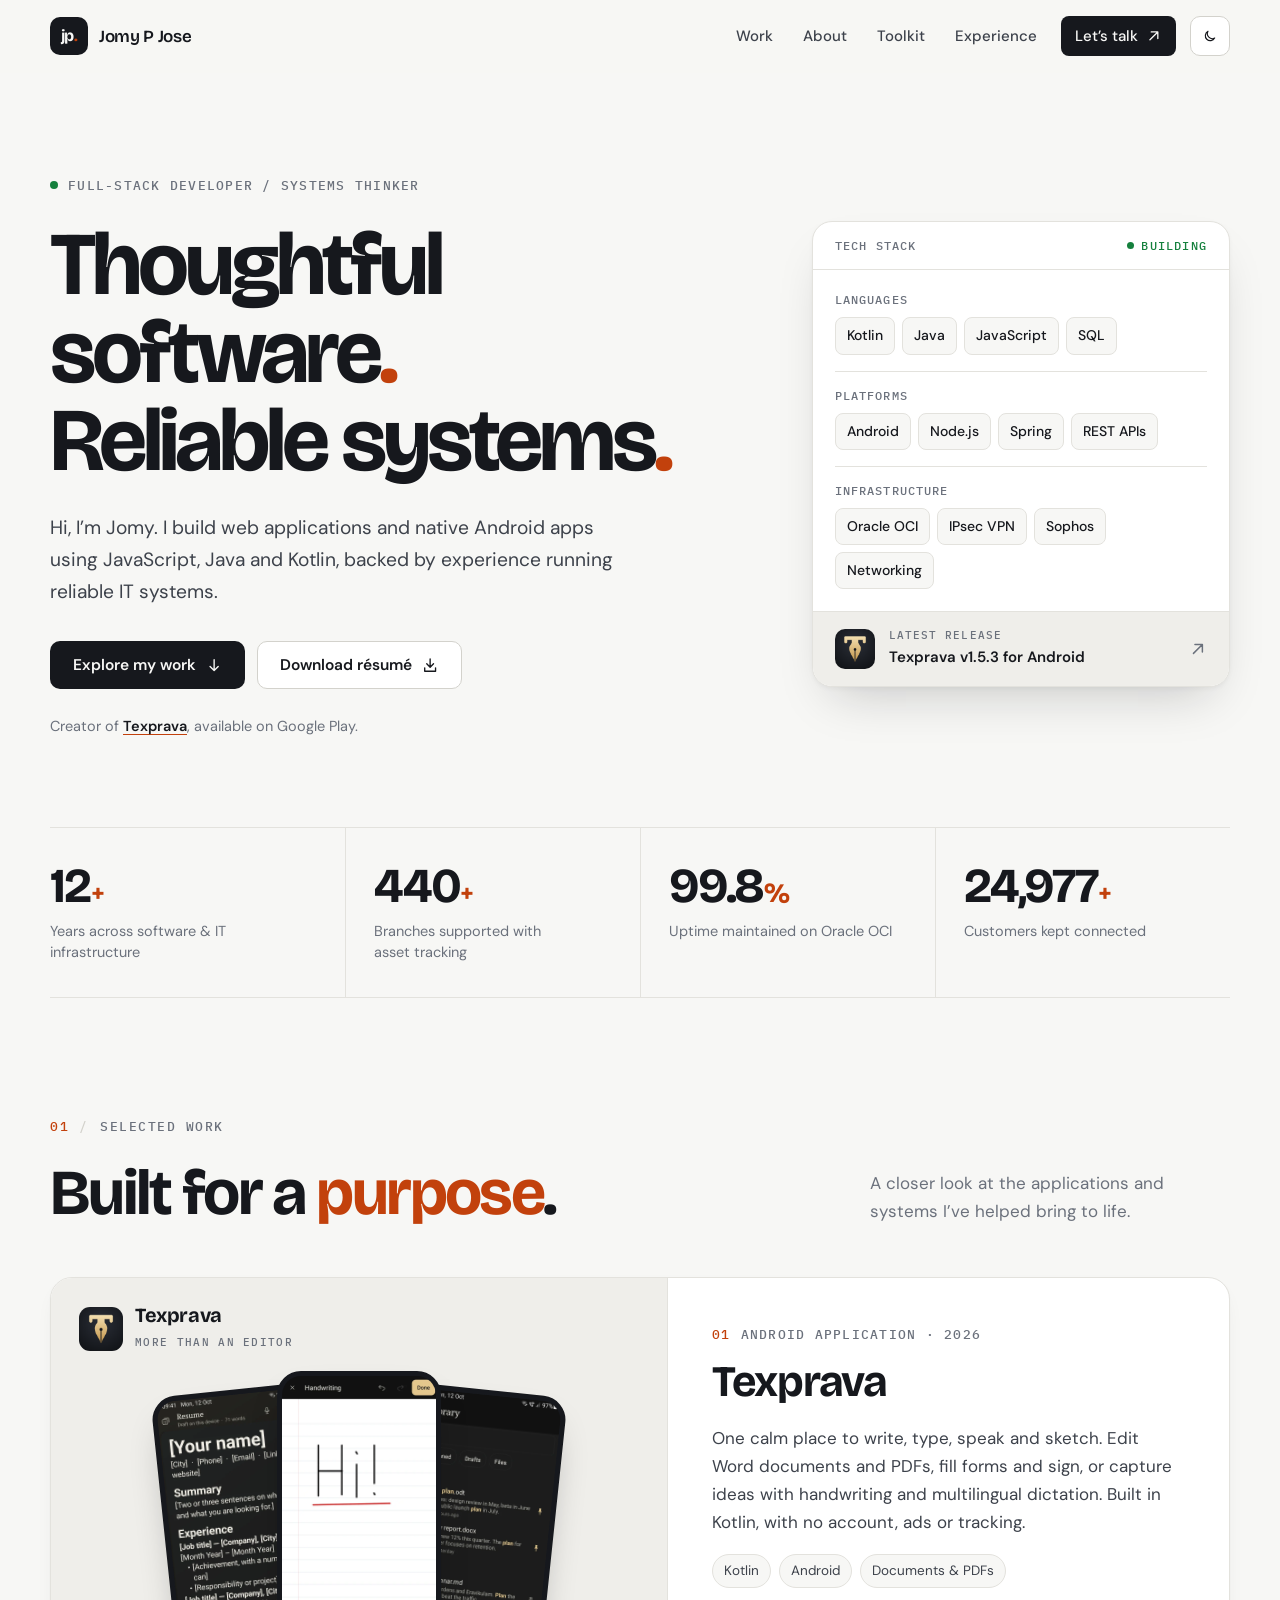
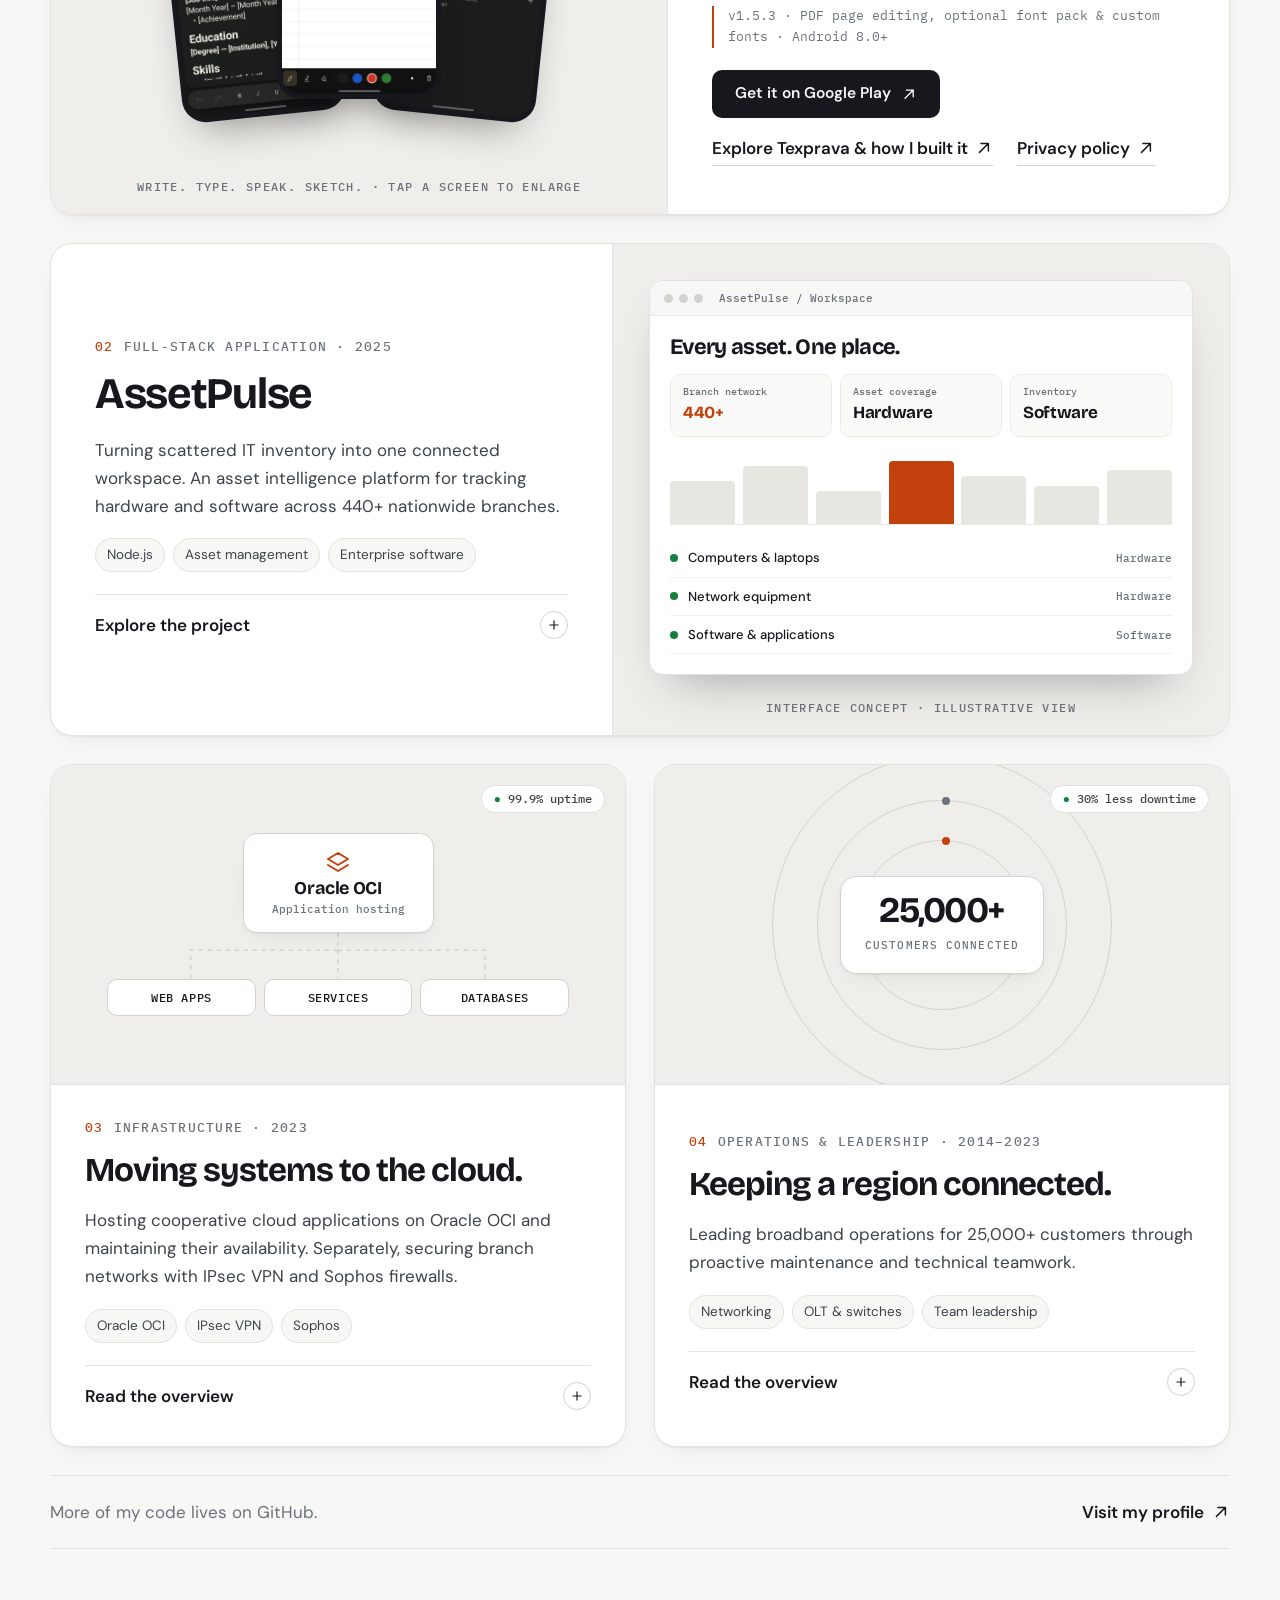
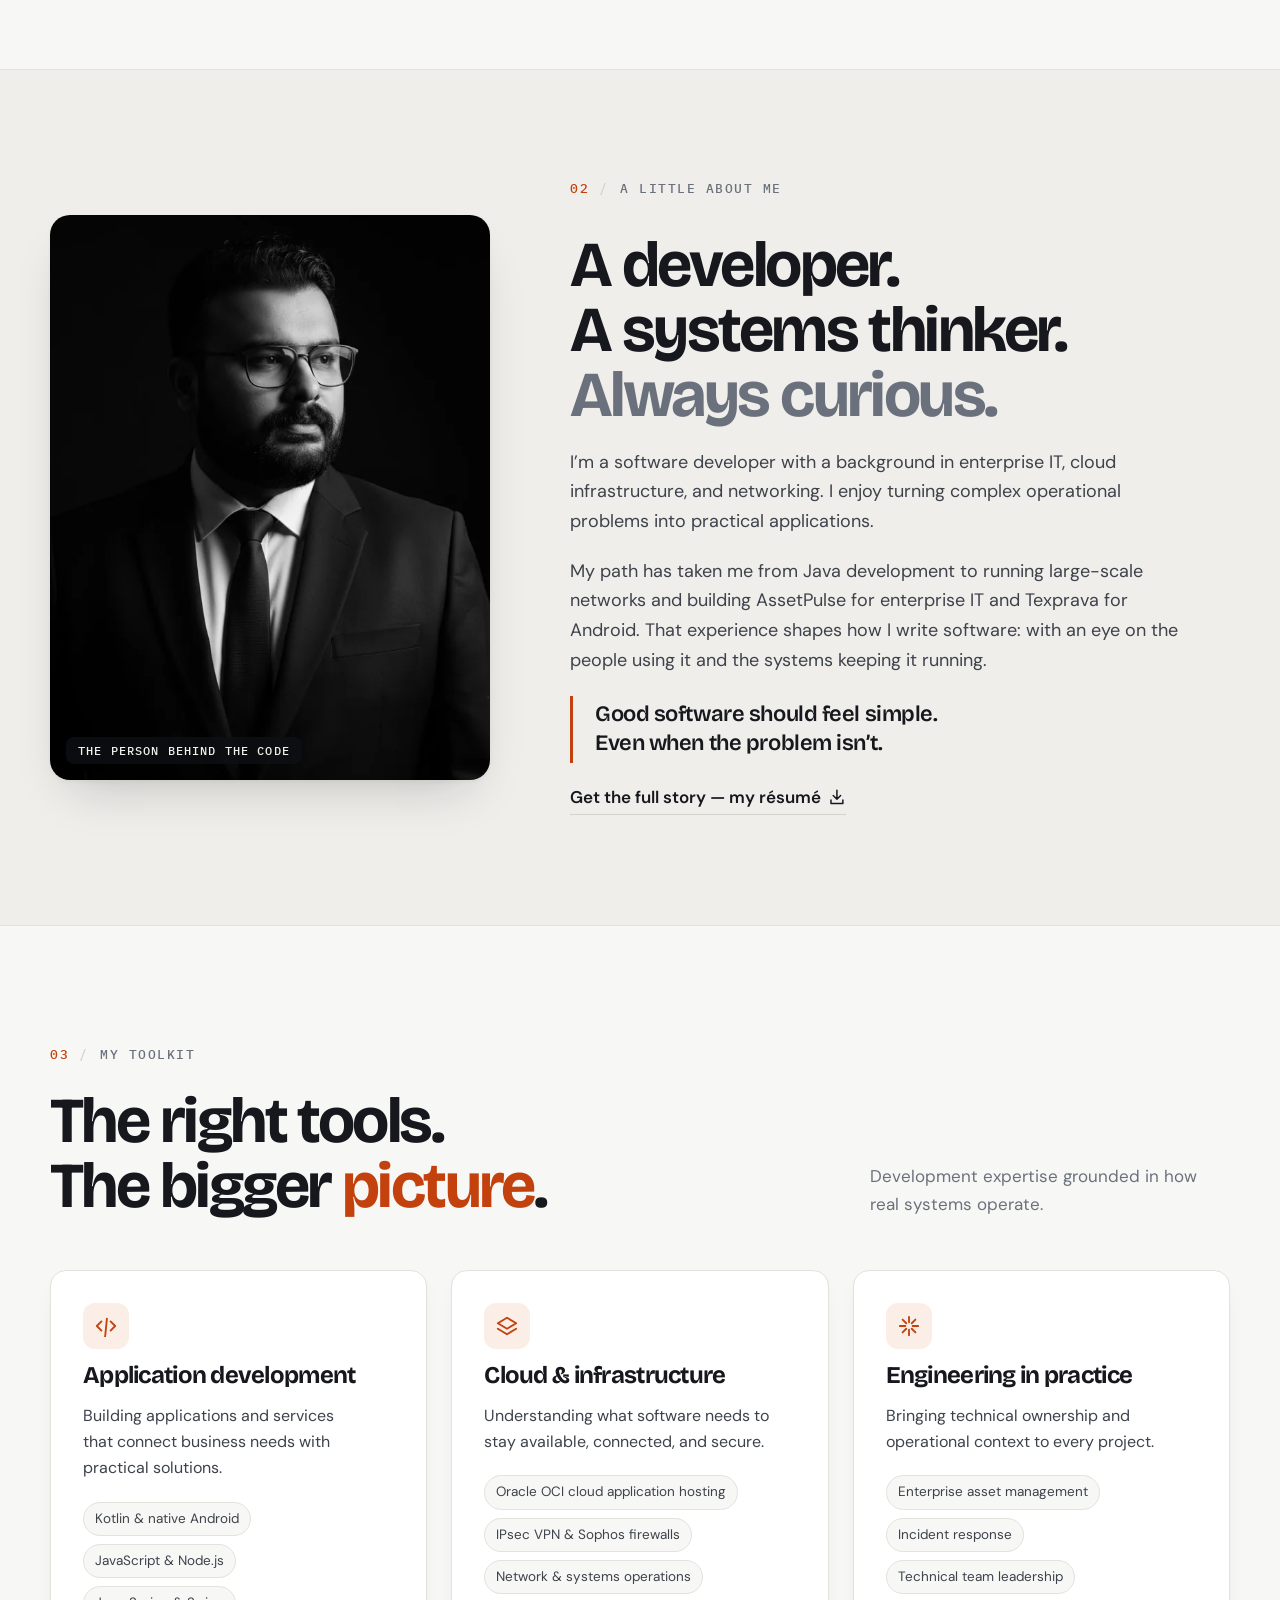
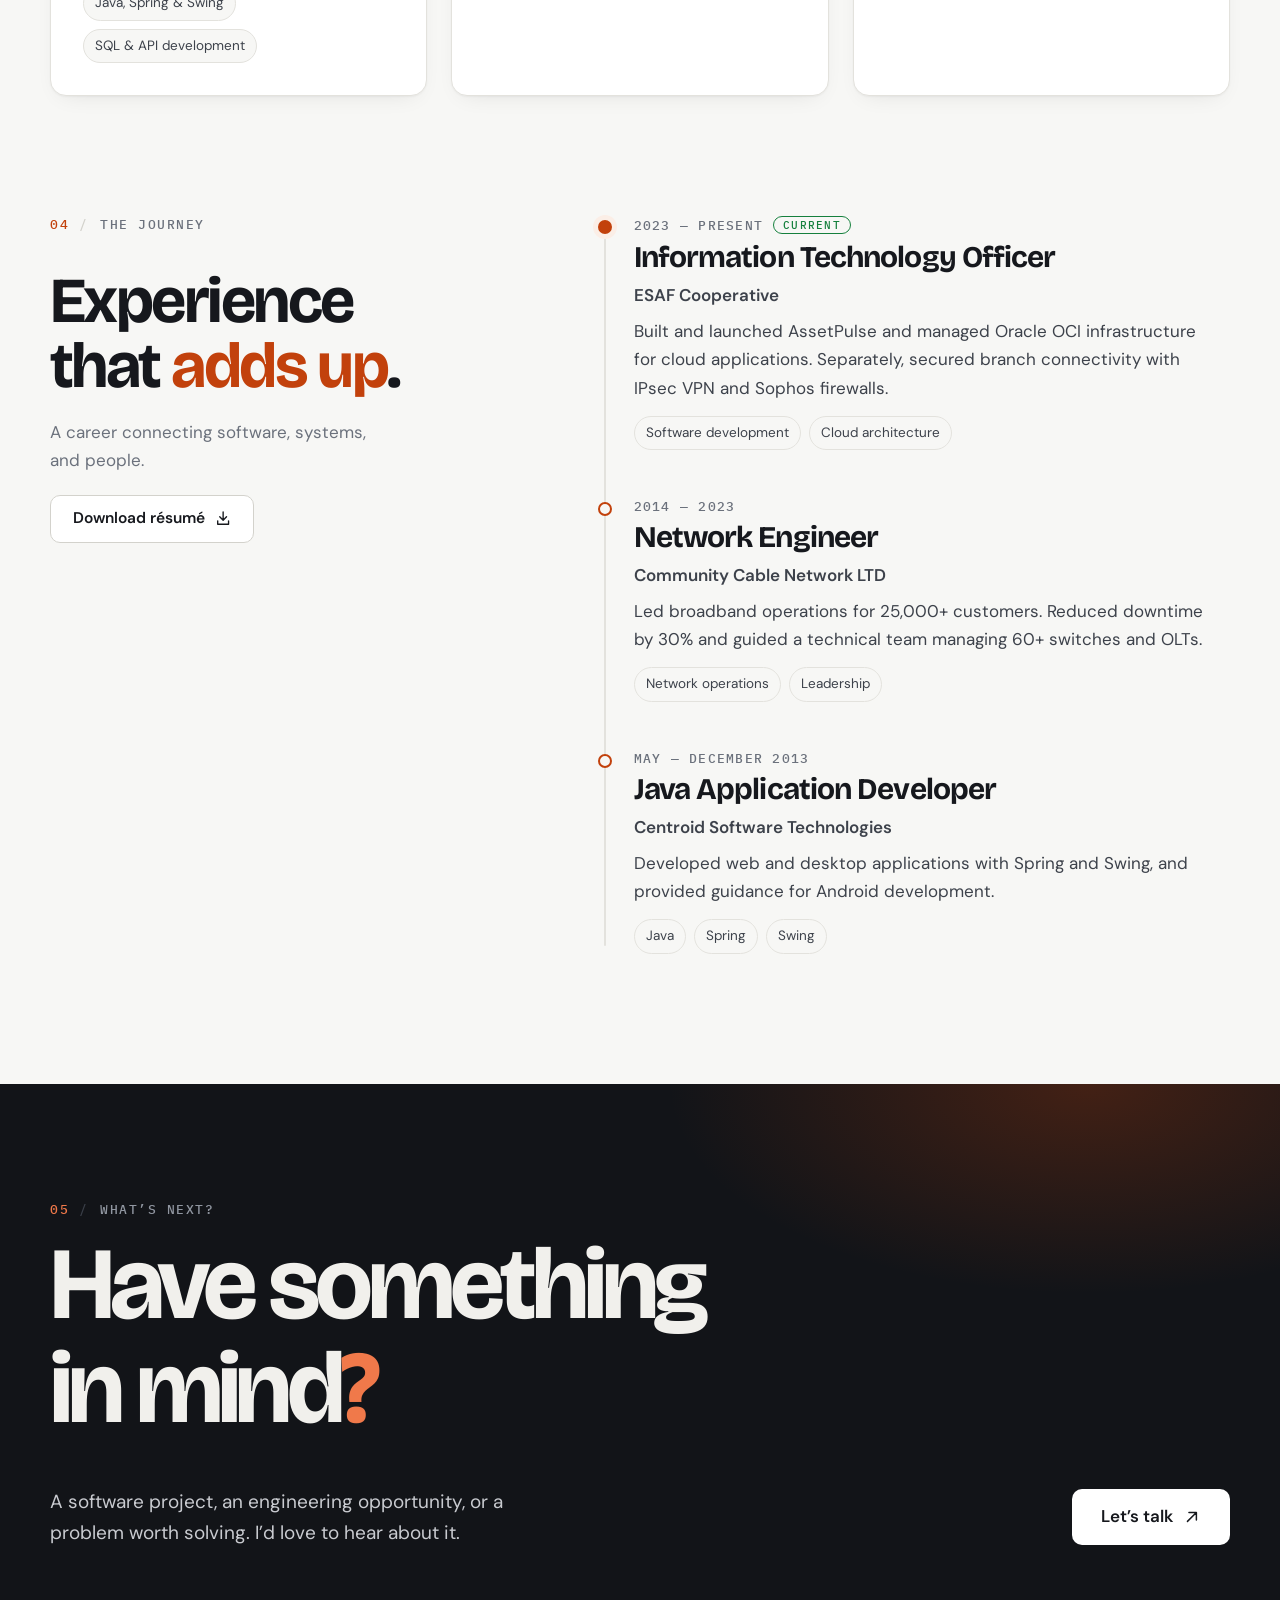
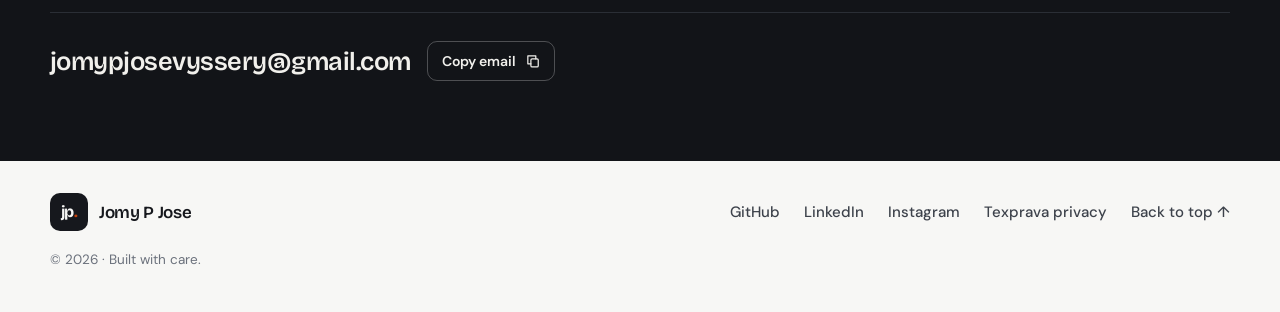
<file: index.html>
<!DOCTYPE html>
<html lang="en">
<head>
  <meta name="google-site-verification" content="0LXIjhBu6tqMMS69QvoG9bXKAdeUrNY5VfQ-BbA8LJQ" />
  <meta charset="UTF-8">
  <meta name="viewport" content="width=device-width, initial-scale=1.0">
  <meta name="theme-color" content="#fff8ec">
  <meta name="description" content="Jomy P Jose — software developer with 12+ years across web applications, native Android apps, and cloud infrastructure. Explore selected work and get in touch.">
  <meta property="og:type" content="website">
  <meta property="og:title" content="Jomy P Jose — Software Developer">
  <meta property="og:description" content="Web applications and native Android apps, built with JavaScript, Java and Kotlin. Thoughtful software. Reliable systems.">
  <meta property="og:image" content="https://jomypjose.github.io/assets/images/social-preview.png">
  <meta property="og:image:width" content="1200">
  <meta property="og:image:height" content="630">
  <meta property="og:image:alt" content="Jomy P Jose — Software Developer. Web, Android and cloud applications.">
  <meta name="twitter:card" content="summary_large_image">
  <meta name="twitter:title" content="Jomy P Jose — Software Developer">
  <meta name="twitter:description" content="Web and Android applications. Thoughtful software. Reliable systems.">
  <meta name="twitter:image" content="https://jomypjose.github.io/assets/images/social-preview.png">
  <meta name="twitter:image:alt" content="Jomy P Jose — Software Developer. Web, Android and cloud applications.">
  <meta property="og:image:type" content="image/png">
  <meta property="og:site_name" content="Jomy P Jose">
  <meta property="og:locale" content="en_IN">
  <meta name="author" content="Jomy P Jose">
  <meta name="robots" content="index, follow, max-image-preview:large">
  <link rel="apple-touch-icon" href="/assets/apple-touch-icon.png">
  <meta property="og:url" content="https://jomypjose.github.io/">
  <link rel="canonical" href="https://jomypjose.github.io/">
  <title>Jomy P Jose — Software Developer | Web, Android &amp; Cloud</title>
  <link rel="icon" type="image/svg+xml" href="assets/favicon.svg">
  <link rel="preconnect" href="https://fonts.googleapis.com">
  <link rel="preconnect" href="https://fonts.gstatic.com" crossorigin>
  <link href="https://fonts.googleapis.com/css2?family=Bricolage+Grotesque:wght@400;500;600;700;800&family=DM+Sans:wght@400;450;500;550;600;650;700&family=IBM+Plex+Mono:wght@400;500&display=swap" rel="stylesheet">
  <script>
    (() => {
      document.documentElement.classList.add('js');
      let preference;
      try { preference = localStorage.getItem('portfolio-theme'); } catch {}
      const dark = preference === 'dark' || (preference !== 'light' && window.matchMedia('(prefers-color-scheme: dark)').matches);
      document.documentElement.dataset.theme = dark ? 'dark' : 'light';
    })();
  </script>
  <link rel="stylesheet" href="css/v2.css?v=20261110">
  <script src="js/v2.js?v=20261110" defer></script>
  <script type="application/ld+json">{"@context": "https://schema.org", "@graph": [{"@type": "Person", "@id": "https://jomypjose.github.io/#person", "name": "Jomy P Jose", "url": "https://jomypjose.github.io/", "image": "https://jomypjose.github.io/assets/images/portrait.webp", "jobTitle": "Software Developer", "email": "mailto:jomypjosevyssery@gmail.com", "knowsAbout": ["Web applications", "Android development", "JavaScript", "Java", "Kotlin", "Cloud infrastructure", "Networking"], "sameAs": ["https://github.com/jomypjose", "https://linkedin.com/in/jomypjose", "https://instagram.com/jomypjose"]}, {"@type": "WebSite", "@id": "https://jomypjose.github.io/#website", "url": "https://jomypjose.github.io/", "name": "Jomy P Jose", "author": {"@id": "https://jomypjose.github.io/#person"}}]}</script>
</head>
<body>
  <a class="skip-link" href="#main">Skip to content</a>
  <svg width="0" height="0" style="position:absolute" aria-hidden="true"><defs>
    <symbol id="i-arrow" viewBox="0 0 24 24"><path d="M6 18 18 6M8 6h10v10"/></symbol>
    <symbol id="i-down" viewBox="0 0 24 24"><path d="M12 4v16m-6-6 6 6 6-6"/></symbol>
    <symbol id="i-plus" viewBox="0 0 24 24"><path d="M12 5v14M5 12h14"/></symbol>
    <symbol id="i-dl" viewBox="0 0 24 24"><path d="M12 3v12m-5-5 5 5 5-5M4 16v5h16v-5"/></symbol>
    <symbol id="i-copy" viewBox="0 0 24 24"><rect x="8" y="8" width="12" height="13" rx="2"/><path d="M16 8V3H3v13h5"/></symbol>
    <symbol id="i-code" viewBox="0 0 24 24"><path d="m7 7-5 5 5 5m10-10 5 5-5 5m-4-13-2 20"/></symbol>
    <symbol id="i-layers" viewBox="0 0 24 24"><path d="m12 3 10 6-10 6L2 9Zm-10 12 10 6 10-6M2 15l10 6 10-6"/></symbol>
    <symbol id="i-spark" viewBox="0 0 24 24"><path d="M12 2v6m0 8v6M2 12h6m8 0h6M5 5l4 4m6 6 4 4M5 19l4-4m6-6 4-4"/></symbol>
    <symbol id="i-moon" viewBox="0 0 24 24"><path d="M20 15.5A8.5 8.5 0 0 1 8.5 4 8.5 8.5 0 1 0 20 15.5Z"/></symbol>
    <symbol id="i-sun" viewBox="0 0 24 24"><circle cx="12" cy="12" r="4"/><path d="M12 2v2m0 16v2M2 12h2m16 0h2M5 5l1.5 1.5m11 11L19 19M5 19l1.5-1.5m11-11L19 5"/></symbol>
  </defs></svg>

  <header class="nav-wrap">
    <nav class="nav" aria-label="Main navigation">
      <a class="logo" href="#home" aria-label="Jomy P Jose, home"><span class="logo-mark">jp<i>.</i></span><span class="logo-name">Jomy P Jose</span></a>
      <div id="nav-links" class="nav-links">
        <a href="#work">Work</a><a href="#about">About</a><a href="#toolkit">Toolkit</a><a href="#experience">Experience</a>
        <a class="nav-cta" href="#contact">Let’s talk <svg class="ic" aria-hidden="true"><use href="#i-arrow"/></svg></a>
      </div>
      <button class="round-btn theme-btn" type="button" aria-label="Switch to dark theme" hidden><svg class="ic moon" aria-hidden="true"><use href="#i-moon"/></svg><svg class="ic sun" aria-hidden="true"><use href="#i-sun"/></svg></button>
      <button class="round-btn burger" type="button" aria-label="Open navigation" aria-expanded="false" aria-controls="nav-links"><span></span><span></span></button>
    </nav>
  </header>

  <main id="main">
    <!-- HERO -->
    <section class="hero" id="home" aria-labelledby="hero-title">
      <div class="hero-copy">
        <p class="kicker reveal"><span class="pulse-dot"></span> Full-stack developer / systems thinker</p>
        <h1 id="hero-title" class="hero-title">
          <span class="line"><span class="w">Thoughtful</span></span>
          <span class="line"><span class="w">software</span><span class="w dot">.</span></span>
          <span class="line"><span class="w">Reliable</span> <span class="w">systems</span><span class="w dot">.</span></span>
        </h1>
        <p class="hero-lede reveal">Hi, I’m Jomy. I build web applications and native Android apps using JavaScript, Java and Kotlin, backed by experience running reliable IT systems.</p>
        <div class="hero-actions reveal">
          <a class="btn btn-ink" href="#work"><span>Explore my work</span> <svg class="ic" aria-hidden="true"><use href="#i-down"/></svg></a>
          <a class="btn btn-ghost" href="assets/docs/jomy_resume_cv.pdf?v=20261004" download><span>Download résumé</span> <svg class="ic" aria-hidden="true"><use href="#i-dl"/></svg></a>
        </div>
        <p class="hero-foot reveal">Creator of <a href="texprava/index.html">Texprava</a>, available on Google Play.</p>
      </div>

      <aside class="stack-card reveal" aria-label="Technology stack">
        <div class="stack-head"><span>Tech stack</span><span class="stack-status"><i></i> Building</span></div>
        <dl class="stack-groups">
          <div><dt>Languages</dt><dd><span>Kotlin</span><span>Java</span><span>JavaScript</span><span>SQL</span></dd></div>
          <div><dt>Platforms</dt><dd><span>Android</span><span>Node.js</span><span>Spring</span><span>REST APIs</span></dd></div>
          <div><dt>Infrastructure</dt><dd><span>Oracle OCI</span><span>IPsec VPN</span><span>Sophos</span><span>Networking</span></dd></div>
        </dl>
        <a class="stack-release" href="#texprava"><img src="texprava/icon.png" width="44" height="44" alt=""><span><small>Latest release</small><b>Texprava v1.5.3 for Android</b></span><svg class="ic" aria-hidden="true"><use href="#i-arrow"/></svg></a>
      </aside>
    </section>

    <!-- STATS -->
    <section class="stats wrap" aria-label="Highlights">
      <div class="stat reveal c-sun"><strong><span class="count" data-to="12">12</span><sup>+</sup></strong><p>Years across software &amp; IT infrastructure</p></div>
      <div class="stat reveal c-mint"><strong><span class="count" data-to="440">440</span><sup>+</sup></strong><p>Branches supported with asset tracking</p></div>
      <div class="stat reveal c-lilac"><strong><span class="count" data-to="99.9" data-dec="1">99.9</span><sup>%</sup></strong><p>Uptime maintained on Oracle OCI</p></div>
      <div class="stat reveal c-tomato"><strong><span class="count" data-to="25000">25,000</span><sup>+</sup></strong><p>Customers kept connected</p></div>
    </section>

    <!-- WORK -->
    <section id="work" class="section wrap" aria-labelledby="work-title">
      <div class="sec-head reveal">
        <p class="sec-tag"><span>01</span> Selected work</p>
        <h2 id="work-title">Built for a <span class="accent-text">purpose</span>.</h2>
        <p class="sec-sub">A closer look at the applications and systems I’ve helped bring to life.</p>
      </div>

      <!-- Texprava -->
      <article id="texprava" class="project project-xl bg-sun reveal" aria-labelledby="texprava-title">
        <div class="project-visual phones">
          <div class="phones-head"><img src="texprava/icon.png" width="44" height="44" alt=""><div><strong>Texprava</strong><span>More than an editor</span></div></div>
          <div class="phone-fan">
            <a class="phone p1" href="assets/images/texprava-01-resume.webp" data-shot><img src="assets/images/texprava-01-resume.webp" width="640" height="1280" alt="Texprava résumé template with formatted headings and experience sections" loading="lazy"></a>
            <a class="phone p2" href="assets/images/texprava-06-handwriting.webp" data-shot><img src="assets/images/texprava-06-handwriting.webp" width="640" height="1280" alt="Texprava handwriting canvas with a handwritten greeting and pen tools" loading="lazy"></a>
            <a class="phone p3" href="assets/images/texprava-05-library.webp" data-shot><img src="assets/images/texprava-05-library.webp" width="640" height="1280" alt="Texprava document library" loading="lazy"></a>
          </div>
          <p class="visual-note">Write. Type. Speak. Sketch. · tap a screen to enlarge</p>
        </div>
        <div class="project-body">
          <p class="meta"><span class="num">01</span> Android application · 2026</p>
          <h3 id="texprava-title">Texprava</h3>
          <p>One calm place to write, type, speak and sketch. Edit Word documents and PDFs, fill forms and sign, or capture ideas with handwriting and multilingual dictation. Built in Kotlin, with no account, ads or tracking.</p>
          <ul class="chips"><li>Kotlin</li><li>Android</li><li>Documents &amp; PDFs</li></ul>
          <p class="release">v1.5.3 · PDF page editing, optional font pack &amp; custom fonts · Android 8.0+</p>
          <div class="project-actions">
            <a class="btn btn-ink" href="https://play.google.com/store/apps/details?id=com.jomypjose.texprava"><span>Get it on Google Play</span> <svg class="ic" aria-hidden="true"><use href="#i-arrow"/></svg></a>
            <a class="link" href="texprava/index.html">Explore Texprava &amp; how I built it <svg class="ic" aria-hidden="true"><use href="#i-arrow"/></svg></a>
            <a class="link" href="texprava/privacy-policy.html">Privacy policy <svg class="ic" aria-hidden="true"><use href="#i-arrow"/></svg></a>
          </div>
        </div>
      </article>

      <!-- AssetPulse -->
      <article class="project project-xl bg-mint flip reveal" aria-labelledby="ap-title">
        <div class="project-visual" role="img" aria-label="Conceptual illustration of an asset tracking interface">
          <div class="mock">
            <div class="mock-bar"><i></i><i></i><i></i><span>AssetPulse / Workspace</span></div>
            <div class="mock-body">
              <p class="mock-title">Every asset. One place.</p>
              <div class="mock-cards">
                <div><small>Branch network</small><b>440+</b></div>
                <div><small>Asset coverage</small><b>Hardware</b></div>
                <div><small>Inventory</small><b>Software</b></div>
              </div>
              <div class="mock-bars" aria-hidden="true"><span style="--h:62%"></span><span style="--h:84%"></span><span style="--h:48%"></span><span style="--h:92%"></span><span style="--h:70%"></span><span style="--h:56%"></span><span style="--h:78%"></span></div>
              <div class="mock-rows"><p><i></i>Computers &amp; laptops<em>Hardware</em></p><p><i></i>Network equipment<em>Hardware</em></p><p><i></i>Software &amp; applications<em>Software</em></p></div>
            </div>
          </div>
          <p class="visual-note">Interface concept · illustrative view</p>
        </div>
        <div class="project-body">
          <p class="meta"><span class="num">02</span> Full-stack application · 2025</p>
          <h3 id="ap-title">AssetPulse</h3>
          <p>Turning scattered IT inventory into one connected workspace. An asset intelligence platform for tracking hardware and software across 440+ nationwide branches.</p>
          <ul class="chips"><li>Node.js</li><li>Asset management</li><li>Enterprise software</li></ul>
          <details class="more">
            <summary>Explore the project <svg class="ic" aria-hidden="true"><use href="#i-plus"/></svg></summary>
            <div class="more-body">
              <h4>The challenge</h4><p>Managing hardware and software across a nationwide branch network requires a consistent, centralized view of IT assets.</p>
              <h4>My contribution</h4><p>Built and launched AssetPulse while serving as Information Technology Officer at ESAF Cooperative. I brought first-hand experience of branch IT operations into a Node.js application for centralized hardware and software tracking.</p>
              <h4>Scope &amp; presentation</h4><p>The platform covers hardware and software inventory across a nationwide branch network. The visual is an interface concept; it illustrates the scope of the work rather than a production screenshot.</p>
              <h4>The outcome</h4><p>Centralized hardware and software tracking for 440+ branches, making asset information easier to organize and access.</p>
              <a class="link" href="mailto:jomypjosevyssery@gmail.com?subject=Let%E2%80%99s%20talk%20about%20AssetPulse">Ask me about the implementation <svg class="ic" aria-hidden="true"><use href="#i-arrow"/></svg></a>
            </div>
          </details>
        </div>
      </article>

      <div class="project-pair">
        <!-- Cloud -->
        <article class="project bg-lilac reveal" aria-labelledby="cloud-title">
          <div class="project-visual cloud-viz" role="img" aria-label="Cloud applications hosted on Oracle Cloud Infrastructure">
            <div class="cloud-core"><svg class="ic" aria-hidden="true"><use href="#i-layers"/></svg><b>Oracle OCI</b><small>Application hosting</small></div>
            <svg class="cloud-lines" viewBox="0 0 300 80" preserveAspectRatio="none" aria-hidden="true"><path d="M150 0V30M150 30H40V80M150 30V80M150 30H260V80"/></svg>
            <div class="cloud-nodes"><span>Web apps</span><span>Services</span><span>Databases</span></div>
            <span class="badge">99.9% uptime</span>
          </div>
          <div class="project-body">
            <p class="meta"><span class="num">03</span> Infrastructure · 2023</p>
            <h3 id="cloud-title">Moving systems to the cloud.</h3>
            <p>Hosting cooperative cloud applications on Oracle OCI and maintaining their availability. Separately, securing branch networks with IPsec VPN and Sophos firewalls.</p>
            <ul class="chips"><li>Oracle OCI</li><li>IPsec VPN</li><li>Sophos</li></ul>
            <details class="more">
              <summary>Read the overview <svg class="ic" aria-hidden="true"><use href="#i-plus"/></svg></summary>
              <div class="more-body">
                <h4>My contribution</h4><p>Managed Oracle OCI infrastructure for cloud applications at ESAF Cooperative. Separately, deployed IPsec VPN and Sophos firewalls to secure branch connectivity.</p>
                <h4>The outcome</h4><p>Maintained 99.9% uptime for cloud applications hosted on Oracle OCI. Supported secure branch connectivity through separate IPsec VPN and Sophos firewall deployments.</p>
              </div>
            </details>
          </div>
        </article>

        <!-- Network -->
        <article class="project bg-tomato reveal" aria-labelledby="net-title">
          <div class="project-visual net-viz" aria-hidden="true">
            <div class="orbit o1"><i></i></div><div class="orbit o2"><i></i></div><div class="orbit o3"><i></i></div>
            <div class="net-core"><b>25,000+</b><small>Customers connected</small></div>
            <span class="badge">30% less downtime</span>
          </div>
          <div class="project-body">
            <p class="meta"><span class="num">04</span> Operations &amp; leadership · 2014–2023</p>
            <h3 id="net-title">Keeping a region connected.</h3>
            <p>Leading broadband operations for 25,000+ customers through proactive maintenance and technical teamwork.</p>
            <ul class="chips"><li>Networking</li><li>OLT &amp; switches</li><li>Team leadership</li></ul>
            <details class="more">
              <summary>Read the overview <svg class="ic" aria-hidden="true"><use href="#i-plus"/></svg></summary>
              <div class="more-body">
                <h4>My contribution</h4><p>Directed regional broadband operations at Community Cable Network LTD and led a technical team configuring 60+ managed switches and OLTs.</p>
                <h4>The outcome</h4><p>Reduced downtime by 30% through proactive maintenance for a network serving more than 25,000 customers.</p>
              </div>
            </details>
          </div>
        </article>
      </div>

      <a class="github-card reveal" href="https://github.com/jomypjose" target="_blank" rel="noopener noreferrer"><span>More of my code lives on GitHub.</span><span class="github-go">Visit my profile <svg class="ic" aria-hidden="true"><use href="#i-arrow"/></svg></span></a>
    </section>

    <!-- ABOUT -->
    <section id="about" class="about" aria-labelledby="about-title">
      <div class="wrap about-grid">
        <figure class="portrait reveal">
                    <img src="assets/images/portrait.webp" width="640" height="823" alt="Portrait of Jomy P Jose" loading="lazy">
          <figcaption>The person behind the code</figcaption>
        </figure>
        <div class="about-copy">
          <p class="sec-tag reveal"><span>02</span> A little about me</p>
          <h2 id="about-title" class="reveal">A developer.<br>A systems thinker.<br><span class="muted-text">Always curious.</span></h2>
          <p class="reveal">I’m a software developer with a background in enterprise IT, cloud infrastructure, and networking. I enjoy turning complex operational problems into practical applications.</p>
          <p class="reveal">My path has taken me from Java development to running large-scale networks and building AssetPulse for enterprise IT and Texprava for Android. That experience shapes how I write software: with an eye on the people using it and the systems keeping it running.</p>
          <blockquote class="quote reveal"><p>Good software should feel simple.<br>Even when the problem isn’t.</p></blockquote>
          <a class="link reveal" href="assets/docs/jomy_resume_cv.pdf?v=20261004" download>Get the full story — my résumé <svg class="ic" aria-hidden="true"><use href="#i-dl"/></svg></a>
        </div>
      </div>
    </section>

    <!-- TOOLKIT -->
    <section id="toolkit" class="section wrap" aria-labelledby="skills-title">
      <div class="sec-head reveal">
        <p class="sec-tag"><span>03</span> My toolkit</p>
        <h2 id="skills-title">The right tools.<br>The bigger <span class="accent-text">picture</span>.</h2>
        <p class="sec-sub">Development expertise grounded in how real systems operate.</p>
      </div>
      <div class="tool-grid">
        <div class="tool reveal bg-sun"><span class="tool-ic"><svg class="ic" aria-hidden="true"><use href="#i-code"/></svg></span><h3>Application development</h3><p>Building applications and services that connect business needs with practical solutions.</p><ul class="chips"><li>Kotlin &amp; native Android</li><li>JavaScript &amp; Node.js</li><li>Java, Spring &amp; Swing</li><li>SQL &amp; API development</li></ul></div>
        <div class="tool reveal bg-lilac"><span class="tool-ic"><svg class="ic" aria-hidden="true"><use href="#i-layers"/></svg></span><h3>Cloud &amp; infrastructure</h3><p>Understanding what software needs to stay available, connected, and secure.</p><ul class="chips"><li>Oracle OCI cloud application hosting</li><li>IPsec VPN &amp; Sophos firewalls</li><li>Network &amp; systems operations</li></ul></div>
        <div class="tool reveal bg-mint"><span class="tool-ic"><svg class="ic" aria-hidden="true"><use href="#i-spark"/></svg></span><h3>Engineering in practice</h3><p>Bringing technical ownership and operational context to every project.</p><ul class="chips"><li>Enterprise asset management</li><li>Incident response</li><li>Technical team leadership</li></ul></div>
      </div>
    </section>

    <!-- EXPERIENCE -->
    <section id="experience" class="section wrap exp" aria-labelledby="experience-title">
      <div class="exp-intro">
        <p class="sec-tag reveal"><span>04</span> The journey</p>
        <h2 id="experience-title" class="reveal">Experience that <span class="accent-text">adds up</span>.</h2>
        <p class="sec-sub reveal">A career connecting software, systems, and people.</p>
        <a class="btn btn-ghost reveal" href="assets/docs/jomy_resume_cv.pdf?v=20261004" download><span>Download résumé</span> <svg class="ic" aria-hidden="true"><use href="#i-dl"/></svg></a>
      </div>
      <ol class="timeline">
        <li class="job reveal"><span class="job-dot c-sun"></span><p class="job-when">2023 — present <span class="now">Current</span></p><h3>Information Technology Officer</h3><p class="job-org">ESAF Cooperative</p><p>Built and launched AssetPulse and managed Oracle OCI infrastructure for cloud applications. Separately, secured branch connectivity with IPsec VPN and Sophos firewalls.</p><ul class="chips"><li>Software development</li><li>Cloud architecture</li></ul></li>
        <li class="job reveal"><span class="job-dot c-tomato"></span><p class="job-when">2014 — 2023</p><h3>Network Engineer</h3><p class="job-org">Community Cable Network LTD</p><p>Led broadband operations for 25,000+ customers. Reduced downtime by 30% and guided a technical team managing 60+ switches and OLTs.</p><ul class="chips"><li>Network operations</li><li>Leadership</li></ul></li>
        <li class="job reveal"><span class="job-dot c-lilac"></span><p class="job-when">May — December 2013</p><h3>Java Application Developer</h3><p class="job-org">Centroid Software Technologies</p><p>Developed web and desktop applications with Spring and Swing, and provided guidance for Android development.</p><ul class="chips"><li>Java</li><li>Spring</li><li>Swing</li></ul></li>
      </ol>
    </section>

    <!-- CONTACT -->
    <section id="contact" class="contact" aria-labelledby="contact-title">
      <div class="wrap">
        <p class="sec-tag reveal"><span>05</span> What’s next?</p>
        <h2 id="contact-title" class="contact-title reveal">Have something <br>in mind<span class="qmark">?</span></h2>
        <div class="contact-row reveal">
          <p>A software project, an engineering opportunity, or a problem worth solving. I’d love to hear about it.</p>
          <a class="btn btn-light btn-xl" href="mailto:jomypjosevyssery@gmail.com"><span>Let’s talk</span> <svg class="ic" aria-hidden="true"><use href="#i-arrow"/></svg></a>
        </div>
        <div class="contact-mail reveal">
          <a class="mail" href="mailto:jomypjosevyssery@gmail.com">jomypjosevyssery@gmail.com</a>
          <button id="copy-email" class="btn btn-outline-light btn-sm" type="button" hidden><span>Copy email</span> <svg class="ic" aria-hidden="true"><use href="#i-copy"/></svg></button>
          <p id="copy-status" class="copy-status" role="status" aria-live="polite"></p>
        </div>
      </div>
    </section>
  </main>

  <footer class="footer wrap">
    <a class="logo" href="#home"><span class="logo-mark">jp<i>.</i></span><span class="logo-name">Jomy P Jose</span></a>
    <nav class="foot-links" aria-label="Elsewhere">
      <a href="https://github.com/jomypjose" target="_blank" rel="noopener noreferrer">GitHub</a>
      <a href="https://linkedin.com/in/jomypjose" target="_blank" rel="noopener noreferrer">LinkedIn</a>
      <a href="https://instagram.com/jomypjose" target="_blank" rel="noopener noreferrer" aria-label="Instagram: @jomypjose">Instagram</a>
      <a href="texprava/privacy-policy.html">Texprava privacy</a>
      <a href="#home">Back to top ↑</a>
    </nav>
    <p class="copy">© <span id="year">2026</span> · Built with care.</p>
  </footer>
</body>
</html>
</file>
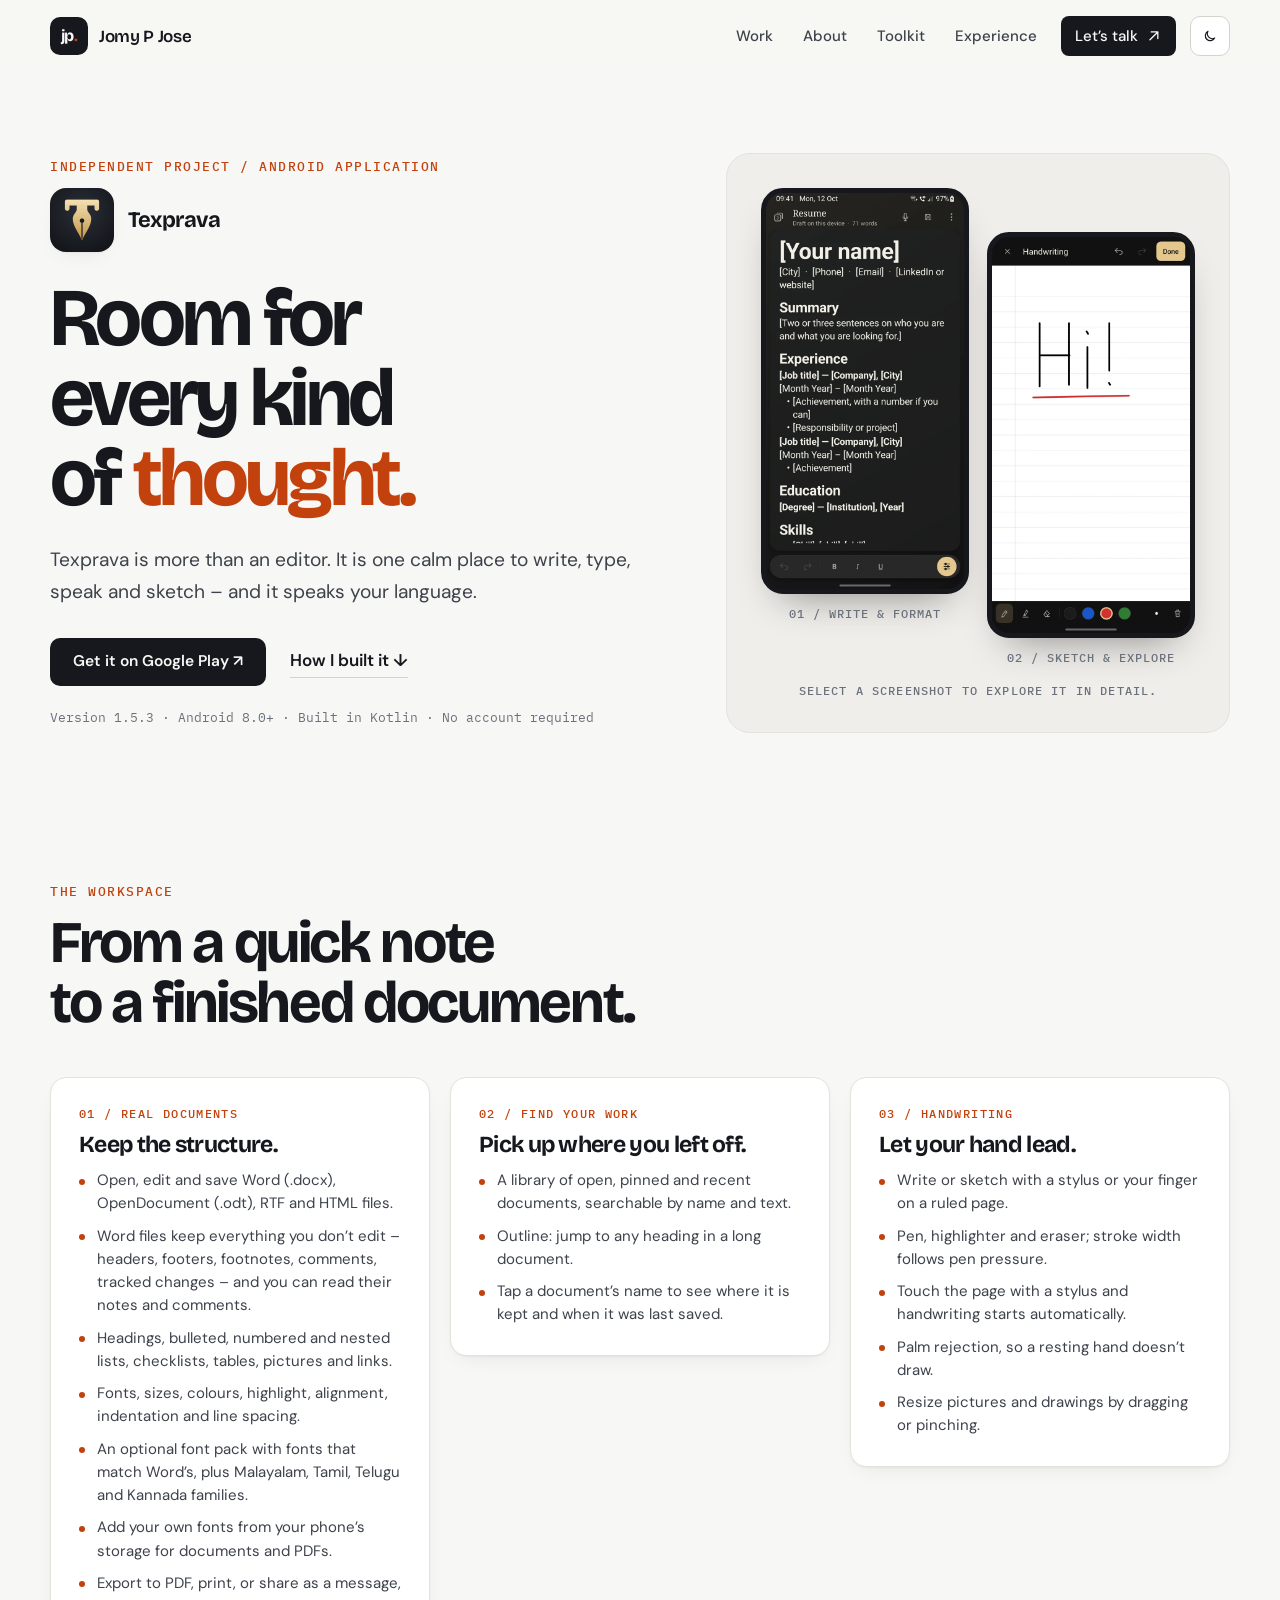
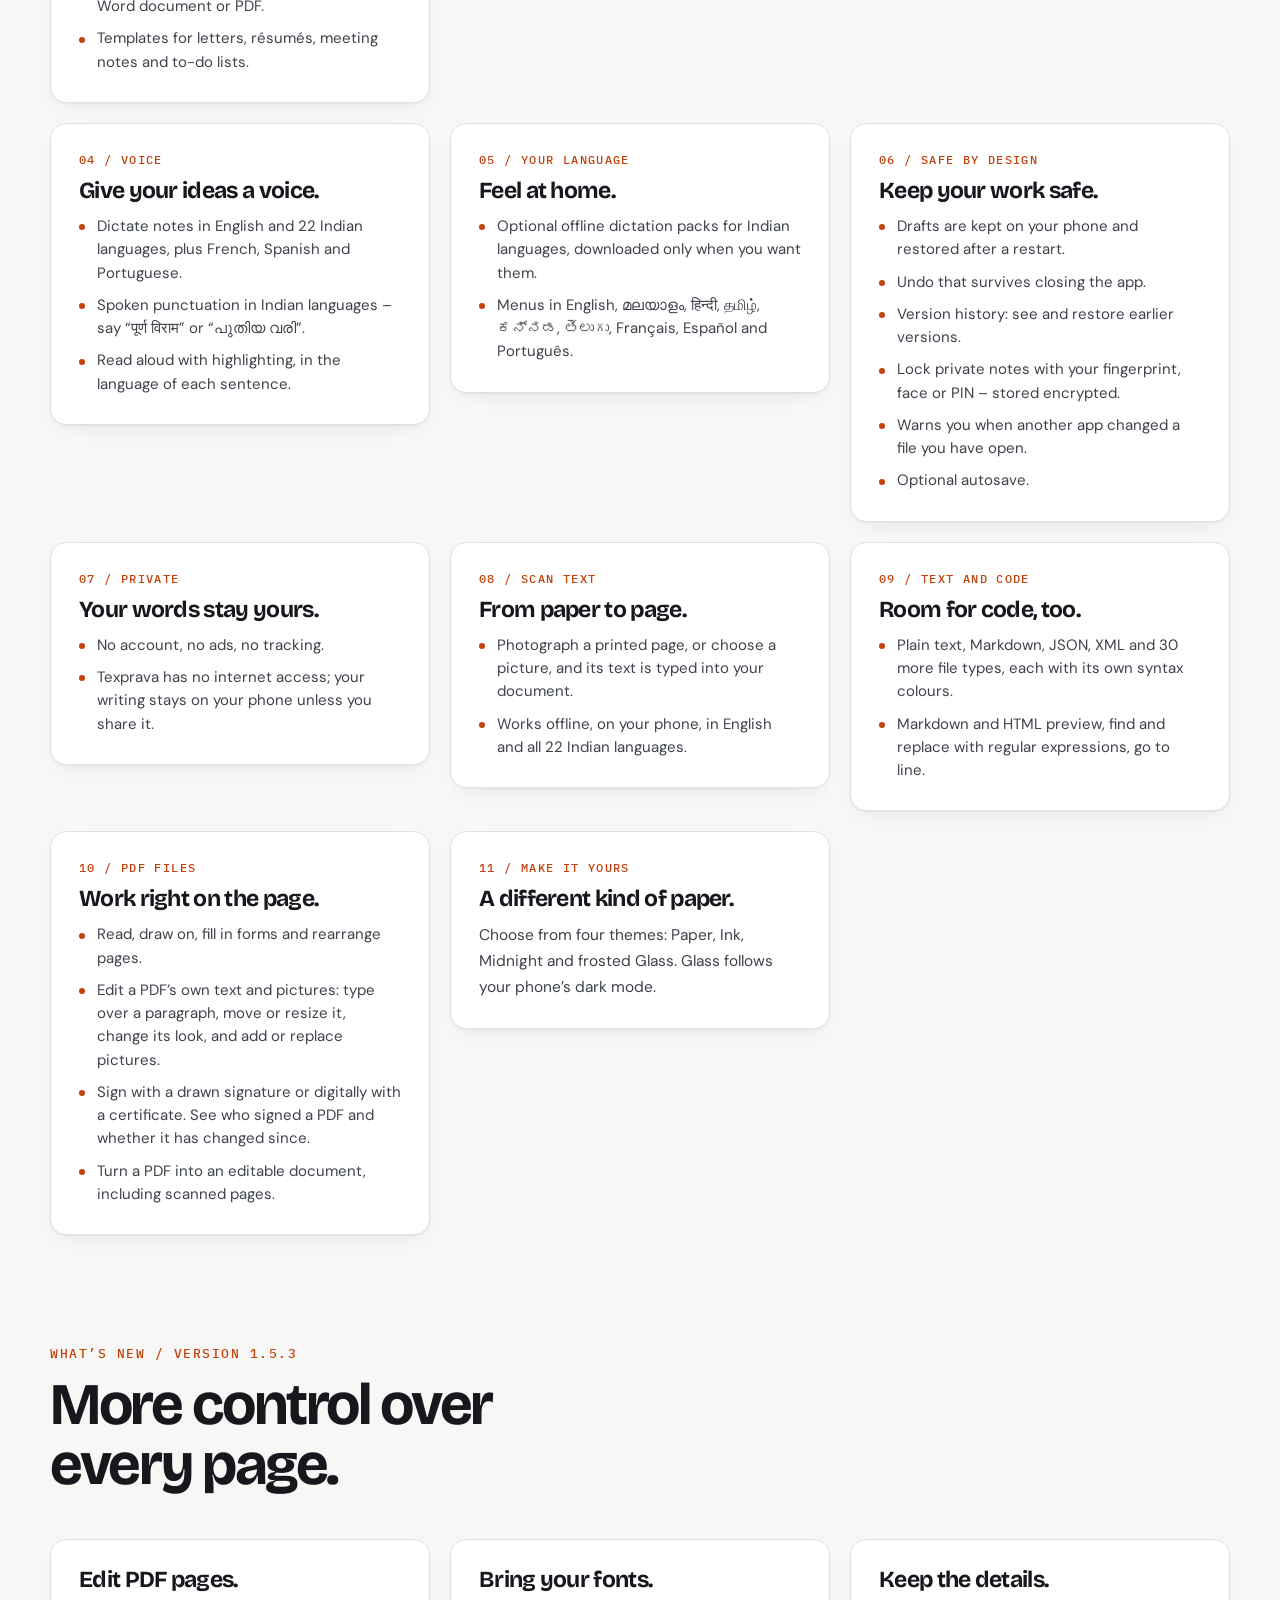
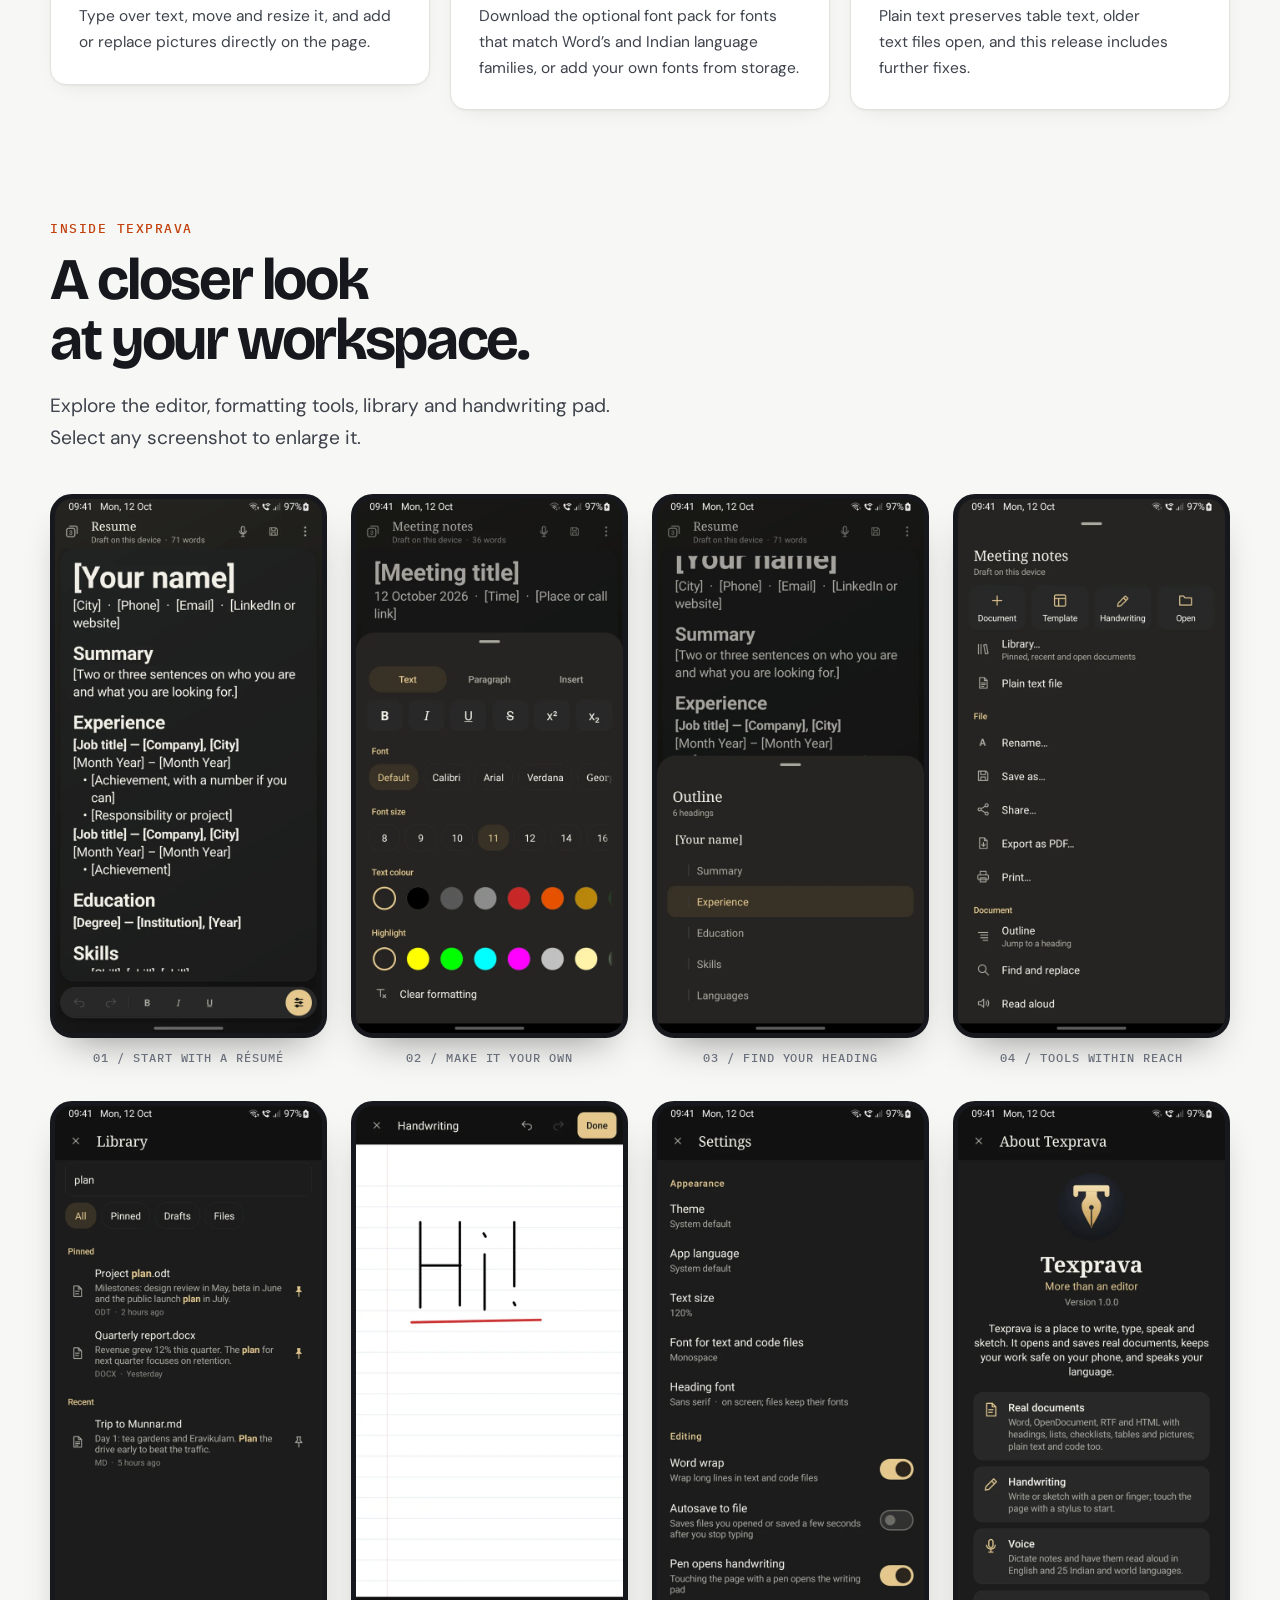
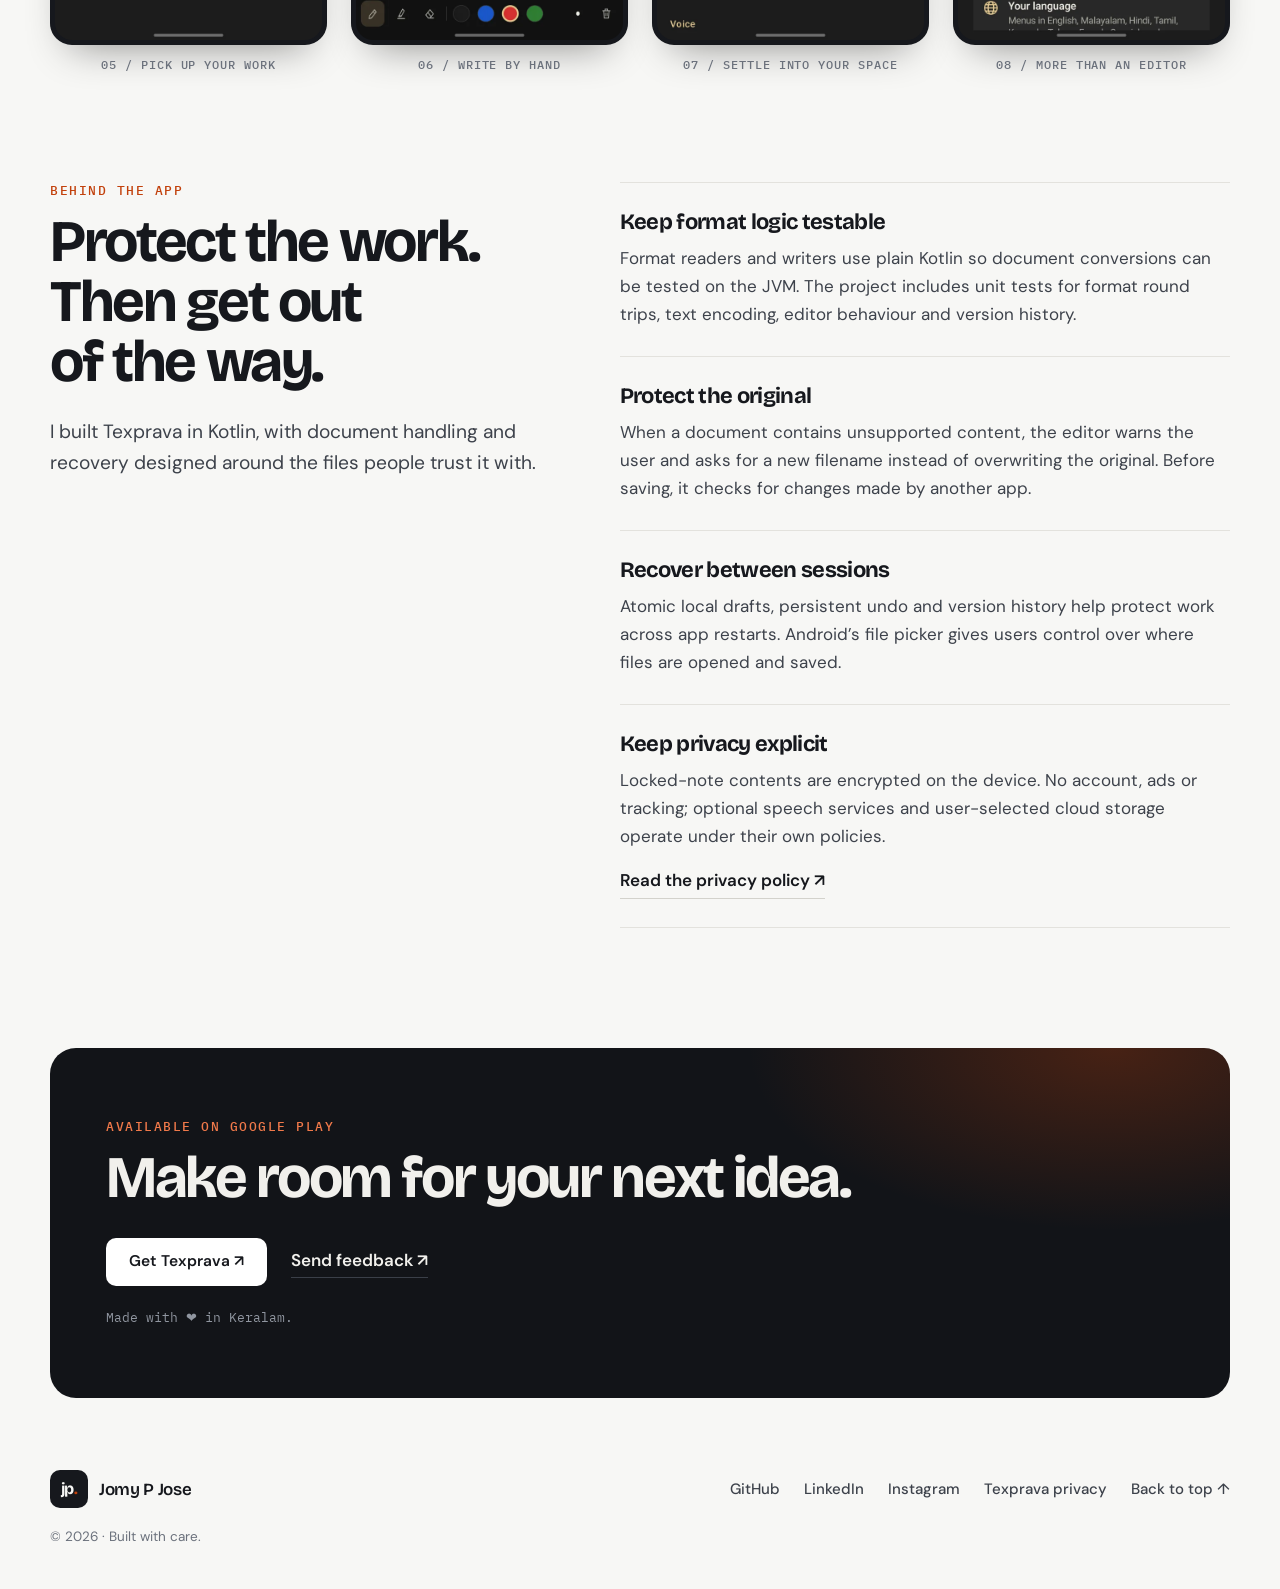
<file: texprava/index.html>
<!DOCTYPE html>
<html lang="en">
<head>
  <meta charset="UTF-8">
  <meta name="viewport" content="width=device-width, initial-scale=1.0">
  <meta name="theme-color" content="#f7f7f5">
  <meta name="description" content="One calm place to write, type, speak and sketch. Explore Texprava’s documents, handwriting, multilingual voice, PDF editing and signing, custom fonts, offline text scanning and private Android workspace.">
  <meta property="og:type" content="website">
  <meta property="og:title" content="Texprava — Android document editor by Jomy P Jose">
  <meta property="og:description" content="Documents, PDFs, handwriting and code in one private Android workspace. Available on Google Play.">
  <meta property="og:image" content="https://jomypjose.github.io/assets/images/texprava-social-preview.png">
  <meta property="og:image:width" content="1200">
  <meta property="og:image:height" content="630">
  <meta property="og:image:alt" content="Texprava app icon and screenshots of the document editor and handwriting canvas. Write, type, speak and sketch.">
  <meta name="twitter:card" content="summary_large_image">
  <meta name="twitter:title" content="Texprava — Android document editor by Jomy P Jose">
  <meta name="twitter:description" content="Explore Texprava, an Android editor built by Jomy P Jose.">
  <meta name="twitter:image" content="https://jomypjose.github.io/assets/images/texprava-social-preview.png">
  <meta name="twitter:image:alt" content="Texprava app icon and screenshots of the document editor and handwriting canvas.">
  <meta property="og:image:type" content="image/png">
  <meta property="og:site_name" content="Jomy P Jose">
  <meta property="og:locale" content="en_IN">
  <meta name="author" content="Jomy P Jose">
  <meta name="robots" content="index, follow, max-image-preview:large">
  <link rel="apple-touch-icon" href="/assets/apple-touch-icon.png">
  <meta property="og:url" content="https://jomypjose.github.io/texprava/">
  <link rel="canonical" href="https://jomypjose.github.io/texprava/">
  <title>Texprava — Android document editor by Jomy P Jose</title>
  <link rel="icon" type="image/svg+xml" href="../assets/favicon.svg">
  <link rel="preconnect" href="https://fonts.googleapis.com">
  <link rel="preconnect" href="https://fonts.gstatic.com" crossorigin>
  <link href="https://fonts.googleapis.com/css2?family=Bricolage+Grotesque:wght@400;500;600;700;800&family=DM+Sans:wght@400;450;500;550;600;650;700&family=IBM+Plex+Mono:wght@400;500&display=swap" rel="stylesheet">
  <script>
    (() => {
      document.documentElement.classList.add('js');
      let preference;
      try { preference = localStorage.getItem('portfolio-theme'); } catch {}
      const dark = preference === 'dark' || (preference !== 'light' && window.matchMedia('(prefers-color-scheme: dark)').matches);
      document.documentElement.dataset.theme = dark ? 'dark' : 'light';
    })();
  </script>
  <link rel="stylesheet" href="../css/v2.css?v=20261110">
  <script src="../js/v2.js?v=20261110" defer></script>
  <script type="application/ld+json">{"@context": "https://schema.org", "@type": "MobileApplication", "name": "Texprava", "operatingSystem": "Android", "applicationCategory": "ProductivityApplication", "url": "https://jomypjose.github.io/texprava/", "installUrl": "https://play.google.com/store/apps/details?id=com.jomypjose.texprava", "image": "https://jomypjose.github.io/texprava/icon.png", "description": "Documents, PDFs, handwriting and code in one private Android workspace.", "offers": {"@type": "Offer", "price": "0", "priceCurrency": "INR"}, "author": {"@type": "Person", "name": "Jomy P Jose", "url": "https://jomypjose.github.io/"}}</script>
</head>
<body class="subpage">
  <a class="skip-link" href="#main">Skip to content</a>
  <svg width="0" height="0" style="position:absolute" aria-hidden="true"><defs>
    <symbol id="i-arrow" viewBox="0 0 24 24"><path d="M6 18 18 6M8 6h10v10"/></symbol>
    <symbol id="i-down" viewBox="0 0 24 24"><path d="M12 4v16m-6-6 6 6 6-6"/></symbol>
    <symbol id="i-plus" viewBox="0 0 24 24"><path d="M12 5v14M5 12h14"/></symbol>
    <symbol id="i-dl" viewBox="0 0 24 24"><path d="M12 3v12m-5-5 5 5 5-5M4 16v5h16v-5"/></symbol>
    <symbol id="i-copy" viewBox="0 0 24 24"><rect x="8" y="8" width="12" height="13" rx="2"/><path d="M16 8V3H3v13h5"/></symbol>
    <symbol id="i-code" viewBox="0 0 24 24"><path d="m7 7-5 5 5 5m10-10 5 5-5 5m-4-13-2 20"/></symbol>
    <symbol id="i-layers" viewBox="0 0 24 24"><path d="m12 3 10 6-10 6L2 9Zm-10 12 10 6 10-6M2 15l10 6 10-6"/></symbol>
    <symbol id="i-spark" viewBox="0 0 24 24"><path d="M12 2v6m0 8v6M2 12h6m8 0h6M5 5l4 4m6 6 4 4M5 19l4-4m6-6 4-4"/></symbol>
    <symbol id="i-moon" viewBox="0 0 24 24"><path d="M20 15.5A8.5 8.5 0 0 1 8.5 4 8.5 8.5 0 1 0 20 15.5Z"/></symbol>
    <symbol id="i-sun" viewBox="0 0 24 24"><circle cx="12" cy="12" r="4"/><path d="M12 2v2m0 16v2M2 12h2m16 0h2M5 5l1.5 1.5m11 11L19 19M5 19l1.5-1.5m11-11L19 5"/></symbol>
  </defs></svg>

  <header class="nav-wrap">
    <nav class="nav" aria-label="Main navigation">
      <a class="logo" href="../index.html" aria-label="Jomy P Jose, home"><span class="logo-mark">jp<i>.</i></span><span class="logo-name">Jomy P Jose</span></a>
      <div id="nav-links" class="nav-links">
        <a href="../index.html#work">Work</a><a href="../index.html#about">About</a><a href="../index.html#toolkit">Toolkit</a><a href="../index.html#experience">Experience</a>
        <a class="nav-cta" href="../index.html#contact">Let’s talk <svg class="ic" aria-hidden="true"><use href="#i-arrow"/></svg></a>
      </div>
      <button class="round-btn theme-btn" type="button" aria-label="Switch to dark theme" hidden><svg class="ic moon" aria-hidden="true"><use href="#i-moon"/></svg><svg class="ic sun" aria-hidden="true"><use href="#i-sun"/></svg></button>
      <button class="round-btn burger" type="button" aria-label="Open navigation" aria-expanded="false" aria-controls="nav-links"><span></span><span></span></button>
    </nav>
  </header>

  <main id="main" class="app-page wrap">
<section class="app-intro" aria-labelledby="app-title">
<div><p class="eyebrow">INDEPENDENT PROJECT / ANDROID APPLICATION</p><div class="app-identity"><img src="icon.png" width="64" height="64" alt=""><span>Texprava</span></div><h1 id="app-title">Room for<br>every kind<br>of <span class="accent">thought.</span></h1><p class="app-lead">Texprava is more than an editor. It is one calm place to write, type, speak and sketch – and it speaks your language.</p><div class="project-release-actions"><a class="btn btn-ink" href="https://play.google.com/store/apps/details?id=com.jomypjose.texprava">Get it on Google Play ↗</a><a class="link" href="#engineering">How I built it ↓</a></div><p class="app-platform">Version 1.5.3 · Android 8.0+ · Built in Kotlin · No account required</p></div>
<div class="app-gallery"><figure><a class="screenshot-link" href="../assets/images/texprava-01-resume.webp" data-shot><img src="../assets/images/texprava-01-resume.webp" width="640" height="1280" alt="Texprava résumé template with headings, experience and education"></a><figcaption>01 / Write & format</figcaption></figure><figure><a class="screenshot-link" href="../assets/images/texprava-06-handwriting.webp" data-shot><img src="../assets/images/texprava-06-handwriting.webp" width="640" height="1280" alt="Handwriting canvas with a handwritten greeting and pen tools"></a><figcaption>02 / Sketch & explore</figcaption></figure><p>Select a screenshot to explore it in detail.</p></div>
</section>
<section class="app-section reveal" aria-labelledby="features-title">
<p class="eyebrow">THE WORKSPACE</p>
<h2 id="features-title">From a quick note<br>to a finished document.</h2>
<div class="app-features">
<article>
<span class="eyebrow">01 / REAL DOCUMENTS</span>
<h3>Keep the structure.</h3>
<ul>
  <li>Open, edit and save Word (.docx), OpenDocument (.odt), RTF and HTML files.</li>
  <li>Word files keep everything you don’t edit – headers, footers, footnotes, comments, tracked changes – and you can read their notes and comments.</li>
  <li>Headings, bulleted, numbered and nested lists, checklists, tables, pictures and links.</li>
  <li>Fonts, sizes, colours, highlight, alignment, indentation and line spacing.</li>
  <li>An optional font pack with fonts that match Word’s, plus Malayalam, Tamil, Telugu and Kannada families.</li>
  <li>Add your own fonts from your phone’s storage for documents and PDFs.</li>
  <li>Export to PDF, print, or share as a message, Word document or PDF.</li>
  <li>Templates for letters, résumés, meeting notes and to-do lists.</li>
</ul>
</article>
<article>
<span class="eyebrow">02 / FIND YOUR WORK</span>
<h3>Pick up where you left off.</h3>
<ul>
  <li>A library of open, pinned and recent documents, searchable by name and text.</li>
  <li>Outline: jump to any heading in a long document.</li>
  <li>Tap a document’s name to see where it is kept and when it was last saved.</li>
</ul>
</article>
<article>
<span class="eyebrow">03 / HANDWRITING</span>
<h3>Let your hand lead.</h3>
<ul>
  <li>Write or sketch with a stylus or your finger on a ruled page.</li>
  <li>Pen, highlighter and eraser; stroke width follows pen pressure.</li>
  <li>Touch the page with a stylus and handwriting starts automatically.</li>
  <li>Palm rejection, so a resting hand doesn’t draw.</li>
  <li>Resize pictures and drawings by dragging or pinching.</li>
</ul>
</article>
<article>
<span class="eyebrow">04 / VOICE</span>
<h3>Give your ideas a voice.</h3>
<ul>
  <li>Dictate notes in English and 22 Indian languages, plus French, Spanish and Portuguese.</li>
  <li>Spoken punctuation in Indian languages – say “<span lang="hi">पूर्ण विराम</span>” or “<span lang="ml">പുതിയ വരി</span>”.</li>
  <li>Read aloud with highlighting, in the language of each sentence.</li>
</ul>
</article>
<article>
<span class="eyebrow">05 / YOUR LANGUAGE</span>
<h3>Feel at home.</h3>
<ul>
  <li>Optional offline dictation packs for Indian languages, downloaded only when you want them.</li>
  <li>Menus in English, <span lang="ml">മലയാളം</span>, <span lang="hi">हिन्दी</span>, <span lang="ta">தமிழ்</span>, <span lang="kn">ಕನ್ನಡ</span>, <span lang="te">తెలుగు</span>, <span lang="fr">Français</span>, <span lang="es">Español</span> and <span lang="pt">Português</span>.</li>
</ul>
</article>
<article>
<span class="eyebrow">06 / SAFE BY DESIGN</span>
<h3>Keep your work safe.</h3>
<ul>
  <li>Drafts are kept on your phone and restored after a restart.</li>
  <li>Undo that survives closing the app.</li>
  <li>Version history: see and restore earlier versions.</li>
  <li>Lock private notes with your fingerprint, face or PIN – stored encrypted.</li>
  <li>Warns you when another app changed a file you have open.</li>
  <li>Optional autosave.</li>
</ul>
</article>
<article>
<span class="eyebrow">07 / PRIVATE</span>
<h3>Your words stay yours.</h3>
<ul>
  <li>No account, no ads, no tracking.</li>
  <li>Texprava has no internet access; your writing stays on your phone unless you share it.</li>
</ul>
</article>
<article>
<span class="eyebrow">08 / SCAN TEXT</span>
<h3>From paper to page.</h3>
<ul>
  <li>Photograph a printed page, or choose a picture, and its text is typed into your document.</li>
  <li>Works offline, on your phone, in English and all 22 Indian languages.</li>
</ul>
</article>
<article>
<span class="eyebrow">09 / TEXT AND CODE</span>
<h3>Room for code, too.</h3>
<ul>
  <li>Plain text, Markdown, JSON, XML and 30 more file types, each with its own syntax colours.</li>
  <li>Markdown and HTML preview, find and replace with regular expressions, go to line.</li>
</ul>
</article>
<article>
<span class="eyebrow">10 / PDF FILES</span>
<h3>Work right on the page.</h3>
<ul>
  <li>Read, draw on, fill in forms and rearrange pages.</li>
  <li>Edit a PDF’s own text and pictures: type over a paragraph, move or resize it, change its look, and add or replace pictures.</li>
  <li>Sign with a drawn signature or digitally with a certificate. See who signed a PDF and whether it has changed since.</li>
  <li>Turn a PDF into an editable document, including scanned pages.</li>
</ul>
</article>
<article>
<span class="eyebrow">11 / MAKE IT YOURS</span>
<h3>A different kind of paper.</h3>
<p>Choose from four themes: Paper, Ink, Midnight and frosted Glass. Glass follows your phone’s dark mode.</p>
</article>
</div>
</section>
<section class="app-section reveal" aria-labelledby="release-title">
<p class="eyebrow">WHAT’S NEW / VERSION 1.5.3</p>
<h2 id="release-title">More control over<br>every page.</h2>
<div class="app-features">
<article><h3>Edit PDF pages.</h3><p>Type over text, move and resize it, and add or replace pictures directly on the page.</p></article>
<article><h3>Bring your fonts.</h3><p>Download the optional font pack for fonts that match Word’s and Indian language families, or add your own fonts from storage.</p></article>
<article><h3>Keep the details.</h3><p>Plain text preserves table text, older text files open, and this release includes further fixes.</p></article>
</div>
</section>
<section class="app-section reveal" aria-labelledby="screenshots-title">
<p class="eyebrow">INSIDE TEXPRAVA</p>
<h2 id="screenshots-title">A closer look<br>at your workspace.</h2>
<p class="app-lead">Explore the editor, formatting tools, library and handwriting pad. Select any screenshot to enlarge it.</p>
<div class="app-screenshot-grid">
<figure><a class="screenshot-link" href="../assets/images/texprava-01-resume.webp" data-shot><img src="../assets/images/texprava-01-resume.webp" width="640" height="1280" alt="Résumé template with formatted headings and experience sections" loading="lazy"></a><figcaption>01 / Start with a résumé</figcaption></figure>
<figure><a class="screenshot-link" href="../assets/images/texprava-02-formatting.webp" data-shot><img src="../assets/images/texprava-02-formatting.webp" width="640" height="1280" alt="Text formatting panel with fonts, sizes, colours and highlights" loading="lazy"></a><figcaption>02 / Make it your own</figcaption></figure>
<figure><a class="screenshot-link" href="../assets/images/texprava-03-outline.webp" data-shot><img src="../assets/images/texprava-03-outline.webp" width="640" height="1280" alt="Document outline with Experience selected" loading="lazy"></a><figcaption>03 / Find your heading</figcaption></figure>
<figure><a class="screenshot-link" href="../assets/images/texprava-04-menu.webp" data-shot><img src="../assets/images/texprava-04-menu.webp" width="640" height="1280" alt="Document menu with templates, file actions, outline and read aloud" loading="lazy"></a><figcaption>04 / Tools within reach</figcaption></figure>
<figure><a class="screenshot-link" href="../assets/images/texprava-05-library.webp" data-shot><img src="../assets/images/texprava-05-library.webp" width="640" height="1280" alt="Library searching document names and text, with pinned and recent files" loading="lazy"></a><figcaption>05 / Pick up your work</figcaption></figure>
<figure><a class="screenshot-link" href="../assets/images/texprava-06-handwriting.webp" data-shot><img src="../assets/images/texprava-06-handwriting.webp" width="640" height="1280" alt="Ruled handwriting pad with a handwritten greeting and pen tools" loading="lazy"></a><figcaption>06 / Write by hand</figcaption></figure>
<figure><a class="screenshot-link" href="../assets/images/texprava-07-settings.webp" data-shot><img src="../assets/images/texprava-07-settings.webp" width="640" height="1280" alt="Settings for appearance, text, autosave and stylus handwriting" loading="lazy"></a><figcaption>07 / Settle into your space</figcaption></figure>
<figure><a class="screenshot-link" href="../assets/images/texprava-08-about.webp" data-shot><img src="../assets/images/texprava-08-about.webp" width="640" height="1280" alt="About Texprava screen describing documents, handwriting and voice" loading="lazy"></a><figcaption>08 / More than an editor</figcaption></figure>
</div>
</section>
<section id="engineering" class="app-section engineering-section reveal" aria-labelledby="engineering-title"><div><p class="eyebrow">BEHIND THE APP</p><h2 id="engineering-title">Protect the work.<br>Then get out<br>of the way.</h2><p class="app-lead">I built Texprava in Kotlin, with document handling and recovery designed around the files people trust it with.</p></div><div class="engineering-notes"><article><h3>Keep format logic testable</h3><p>Format readers and writers use plain Kotlin so document conversions can be tested on the JVM. The project includes unit tests for format round trips, text encoding, editor behaviour and version history.</p></article><article><h3>Protect the original</h3><p>When a document contains unsupported content, the editor warns the user and asks for a new filename instead of overwriting the original. Before saving, it checks for changes made by another app.</p></article><article><h3>Recover between sessions</h3><p>Atomic local drafts, persistent undo and version history help protect work across app restarts. Android’s file picker gives users control over where files are opened and saved.</p></article><article><h3>Keep privacy explicit</h3><p>Locked-note contents are encrypted on the device. No account, ads or tracking; optional speech services and user-selected cloud storage operate under their own policies.</p><a class="link" href="privacy-policy.html">Read the privacy policy ↗</a></article></div></section>
<section class="app-closing reveal" aria-labelledby="try-title"><p class="eyebrow">AVAILABLE ON GOOGLE PLAY</p><h2 id="try-title">Make room for your next idea.</h2><div class="project-release-actions"><a class="btn btn-ink" href="https://play.google.com/store/apps/details?id=com.jomypjose.texprava">Get Texprava ↗</a><a class="link" href="mailto:jomypjosevyssery@gmail.com?subject=Texprava%20feedback">Send feedback ↗</a></div><p class="app-platform">Made with ❤ in Keralam.</p></section>
</main>

  <footer class="footer wrap">
    <a class="logo" href="../index.html"><span class="logo-mark">jp<i>.</i></span><span class="logo-name">Jomy P Jose</span></a>
    <nav class="foot-links" aria-label="Elsewhere">
      <a href="https://github.com/jomypjose" target="_blank" rel="noopener noreferrer">GitHub</a>
      <a href="https://linkedin.com/in/jomypjose" target="_blank" rel="noopener noreferrer">LinkedIn</a>
      <a href="https://instagram.com/jomypjose" target="_blank" rel="noopener noreferrer" aria-label="Instagram: @jomypjose">Instagram</a>
      <a href="privacy-policy.html">Texprava privacy</a>
      <a href="#main">Back to top ↑</a>
    </nav>
    <p class="copy">© <span id="year">2026</span> · Built with care.</p>
  </footer>
</body>
</html>
</file>
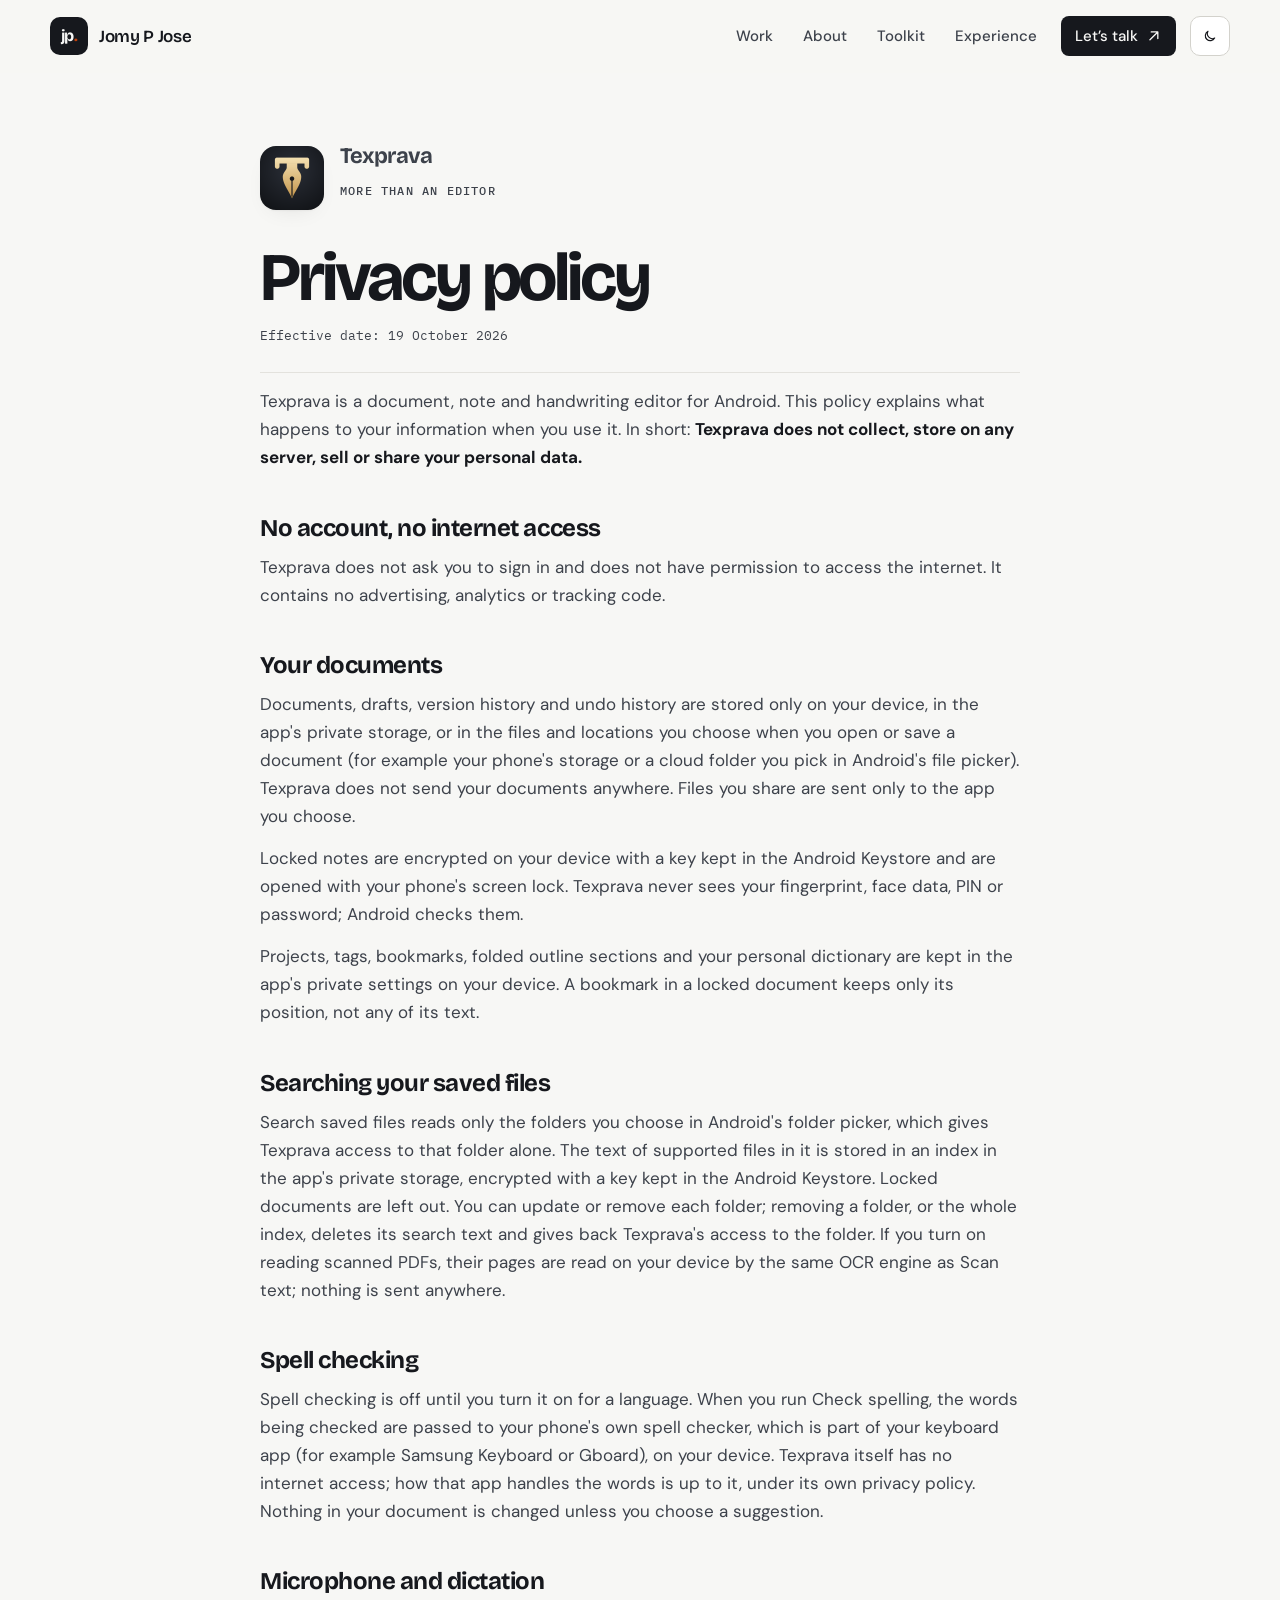
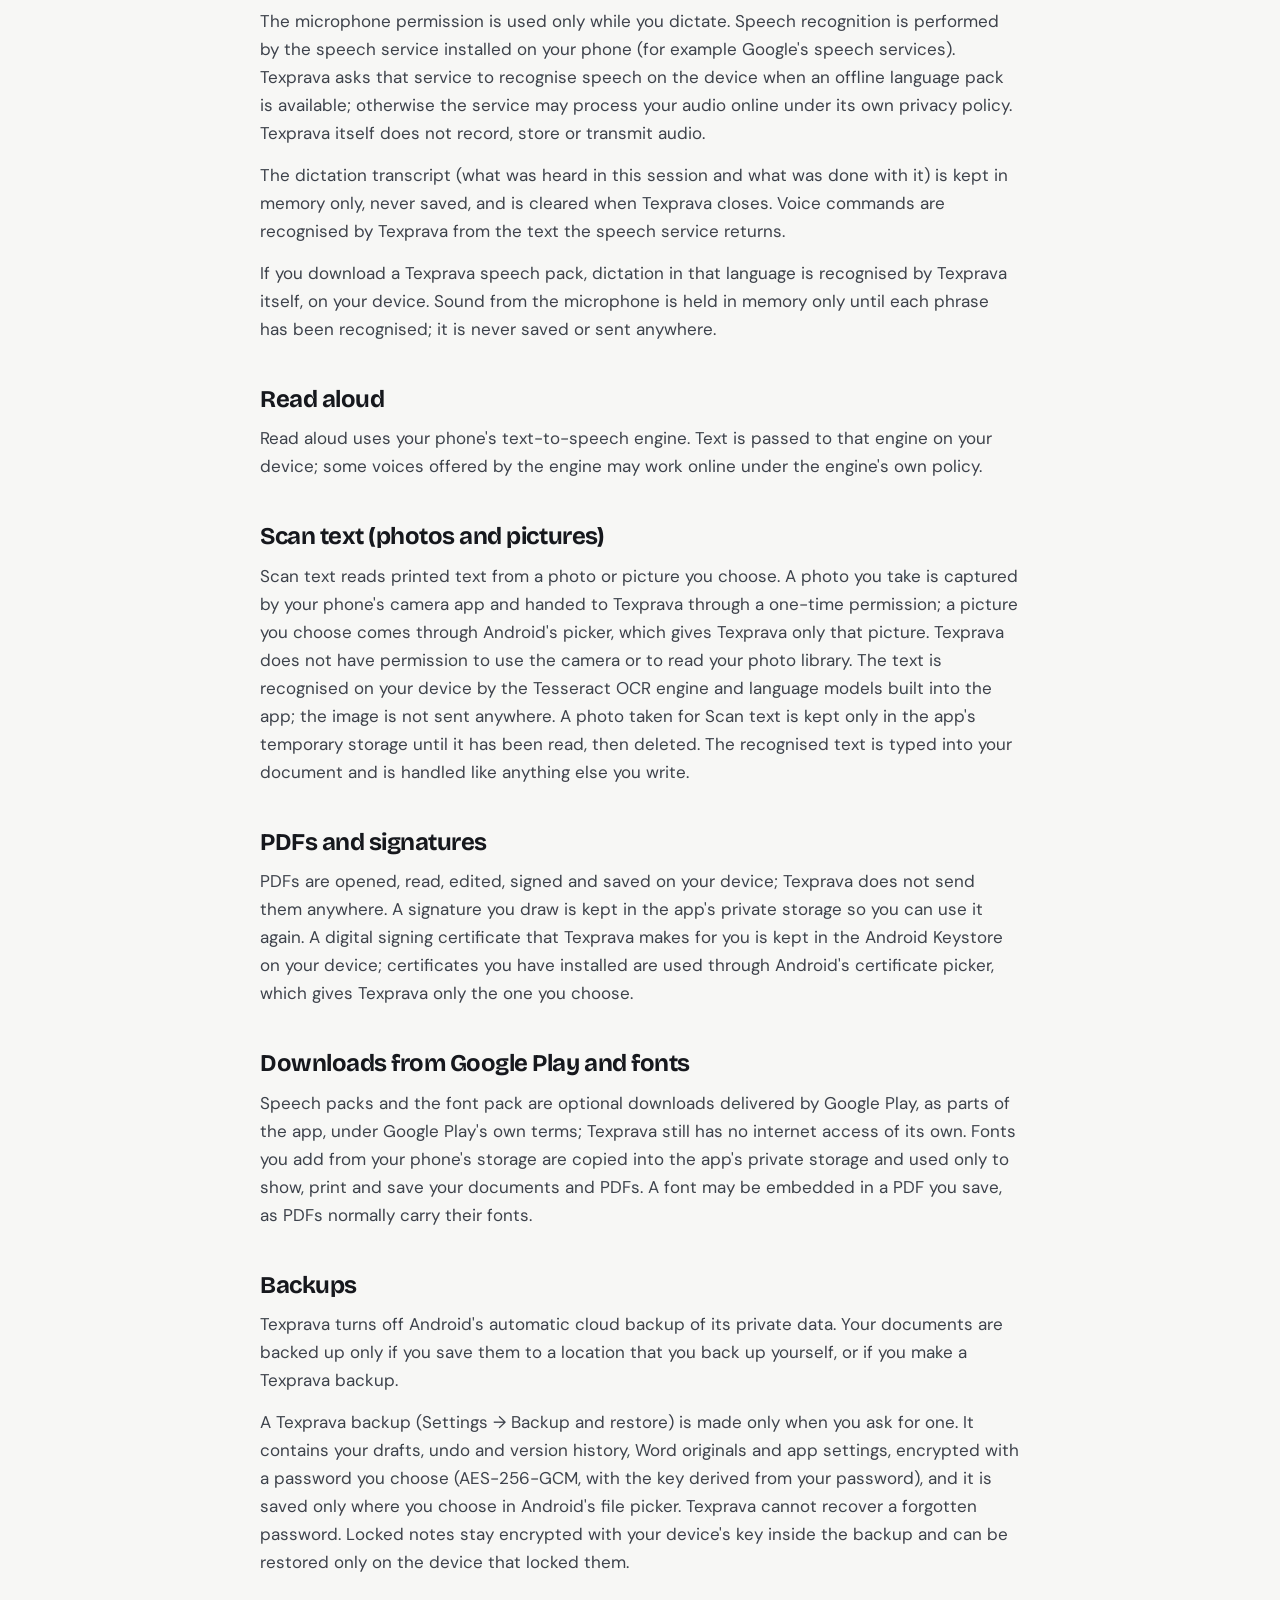
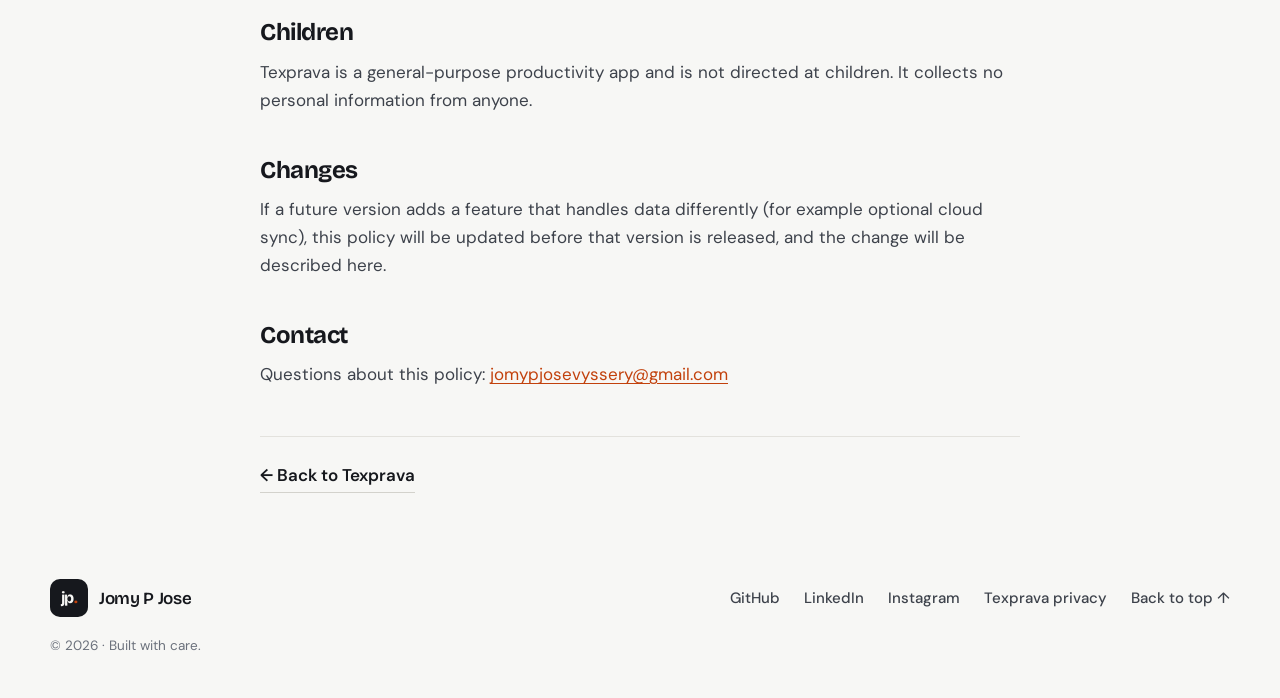
<file: texprava/privacy-policy.html>
<!DOCTYPE html>
<html lang="en">
<head>
  <meta charset="utf-8">
  <meta name="viewport" content="width=device-width, initial-scale=1">
  <meta name="theme-color" content="#f7f7f5">
  <meta name="description" content="Privacy policy for Texprava, an Android document, note and handwriting editor developed by Jomy P Jose. Learn about local storage, speech services, on-device text scanning and backups.">
  <title>Texprava – Privacy policy</title>
  <link rel="icon" type="image/svg+xml" href="../assets/favicon.svg">
  <link rel="apple-touch-icon" href="icon.png">
  <meta property="og:type" content="article">
  <meta property="og:title" content="Texprava – Privacy policy">
  <meta property="og:description" content="How Texprava handles your documents, speech, text scanning and backups.">
  <meta property="og:url" content="https://jomypjose.github.io/texprava/privacy-policy.html">
  <meta property="og:image" content="https://jomypjose.github.io/assets/images/texprava-social-preview.png">
  <meta property="og:image:width" content="1200">
  <meta property="og:image:height" content="630">
  <meta property="og:site_name" content="Jomy P Jose">
  <meta name="twitter:card" content="summary_large_image">
  <link rel="canonical" href="https://jomypjose.github.io/texprava/privacy-policy.html">
  <link rel="preconnect" href="https://fonts.googleapis.com">
  <link rel="preconnect" href="https://fonts.gstatic.com" crossorigin>
  <link href="https://fonts.googleapis.com/css2?family=Bricolage+Grotesque:wght@400;500;600;700;800&family=DM+Sans:wght@400;450;500;550;600;650;700&family=IBM+Plex+Mono:wght@400;500&display=swap" rel="stylesheet">
  <script>
    (() => {
      document.documentElement.classList.add('js');
      let preference;
      try { preference = localStorage.getItem('portfolio-theme'); } catch {}
      const dark = preference === 'dark' || (preference !== 'light' && window.matchMedia('(prefers-color-scheme: dark)').matches);
      document.documentElement.dataset.theme = dark ? 'dark' : 'light';
    })();
  </script>
  <link rel="stylesheet" href="../css/v2.css?v=20261110">
  <script src="../js/v2.js?v=20261110" defer></script>
</head>
<body class="subpage">
  <a class="skip-link" href="#main">Skip to content</a>
  <svg width="0" height="0" style="position:absolute" aria-hidden="true"><defs>
    <symbol id="i-arrow" viewBox="0 0 24 24"><path d="M6 18 18 6M8 6h10v10"/></symbol>
    <symbol id="i-down" viewBox="0 0 24 24"><path d="M12 4v16m-6-6 6 6 6-6"/></symbol>
    <symbol id="i-plus" viewBox="0 0 24 24"><path d="M12 5v14M5 12h14"/></symbol>
    <symbol id="i-dl" viewBox="0 0 24 24"><path d="M12 3v12m-5-5 5 5 5-5M4 16v5h16v-5"/></symbol>
    <symbol id="i-copy" viewBox="0 0 24 24"><rect x="8" y="8" width="12" height="13" rx="2"/><path d="M16 8V3H3v13h5"/></symbol>
    <symbol id="i-code" viewBox="0 0 24 24"><path d="m7 7-5 5 5 5m10-10 5 5-5 5m-4-13-2 20"/></symbol>
    <symbol id="i-layers" viewBox="0 0 24 24"><path d="m12 3 10 6-10 6L2 9Zm-10 12 10 6 10-6M2 15l10 6 10-6"/></symbol>
    <symbol id="i-spark" viewBox="0 0 24 24"><path d="M12 2v6m0 8v6M2 12h6m8 0h6M5 5l4 4m6 6 4 4M5 19l4-4m6-6 4-4"/></symbol>
    <symbol id="i-moon" viewBox="0 0 24 24"><path d="M20 15.5A8.5 8.5 0 0 1 8.5 4 8.5 8.5 0 1 0 20 15.5Z"/></symbol>
    <symbol id="i-sun" viewBox="0 0 24 24"><circle cx="12" cy="12" r="4"/><path d="M12 2v2m0 16v2M2 12h2m16 0h2M5 5l1.5 1.5m11 11L19 19M5 19l1.5-1.5m11-11L19 5"/></symbol>
  </defs></svg>

  <header class="nav-wrap">
    <nav class="nav" aria-label="Main navigation">
      <a class="logo" href="../index.html" aria-label="Jomy P Jose, home"><span class="logo-mark">jp<i>.</i></span><span class="logo-name">Jomy P Jose</span></a>
      <div id="nav-links" class="nav-links">
        <a href="../index.html#work">Work</a><a href="../index.html#about">About</a><a href="../index.html#toolkit">Toolkit</a><a href="../index.html#experience">Experience</a>
        <a class="nav-cta" href="../index.html#contact">Let’s talk <svg class="ic" aria-hidden="true"><use href="#i-arrow"/></svg></a>
      </div>
      <button class="round-btn theme-btn" type="button" aria-label="Switch to dark theme" hidden><svg class="ic moon" aria-hidden="true"><use href="#i-moon"/></svg><svg class="ic sun" aria-hidden="true"><use href="#i-sun"/></svg></button>
      <button class="round-btn burger" type="button" aria-label="Open navigation" aria-expanded="false" aria-controls="nav-links"><span></span><span></span></button>
    </nav>
  </header>

  <main id="main" class="policy wrap">
    <header class="policy-head">
      <img src="icon.png" width="64" height="64" alt="">
      <div><p class="policy-app">Texprava</p><p class="policy-tag">More than an editor</p></div>
    </header>
    <h1>Privacy policy</h1>
    <p class="policy-date">Effective date: <time datetime="2026-10-19">19 October 2026</time></p>

    <p>Texprava is a document, note and handwriting editor for Android. This policy explains what happens to your information when you use it. In short: <strong>Texprava does not collect, store on any server, sell or share your personal data.</strong></p>

    <h2>No account, no internet access</h2>
    <p>Texprava does not ask you to sign in and does not have permission to access the internet. It contains no advertising, analytics or tracking code.</p>

    <h2>Your documents</h2>
    <p>Documents, drafts, version history and undo history are stored only on your device, in the app's private storage, or in the files and locations you choose when you open or save a document (for example your phone's storage or a cloud folder you pick in Android's file picker). Texprava does not send your documents anywhere. Files you share are sent only to the app you choose.</p>
    <p>Locked notes are encrypted on your device with a key kept in the Android Keystore and are opened with your phone's screen lock. Texprava never sees your fingerprint, face data, PIN or password; Android checks them.</p>

    <p>Projects, tags, bookmarks, folded outline sections and your personal dictionary are kept in the app's private settings on your device. A bookmark in a locked document keeps only its position, not any of its text.</p>

    <h2>Searching your saved files</h2>
    <p>Search saved files reads only the folders you choose in Android's folder picker, which gives Texprava access to that folder alone. The text of supported files in it is stored in an index in the app's private storage, encrypted with a key kept in the Android Keystore. Locked documents are left out. You can update or remove each folder; removing a folder, or the whole index, deletes its search text and gives back Texprava's access to the folder. If you turn on reading scanned PDFs, their pages are read on your device by the same OCR engine as Scan text; nothing is sent anywhere.</p>

    <h2>Spell checking</h2>
    <p>Spell checking is off until you turn it on for a language. When you run Check spelling, the words being checked are passed to your phone's own spell checker, which is part of your keyboard app (for example Samsung Keyboard or Gboard), on your device. Texprava itself has no internet access; how that app handles the words is up to it, under its own privacy policy. Nothing in your document is changed unless you choose a suggestion.</p>

    <h2>Microphone and dictation</h2>
    <p>The microphone permission is used only while you dictate. Speech recognition is performed by the speech service installed on your phone (for example Google's speech services). Texprava asks that service to recognise speech on the device when an offline language pack is available; otherwise the service may process your audio online under its own privacy policy. Texprava itself does not record, store or transmit audio.</p>
    <p>The dictation transcript (what was heard in this session and what was done with it) is kept in memory only, never saved, and is cleared when Texprava closes. Voice commands are recognised by Texprava from the text the speech service returns.</p>
    <p>If you download a Texprava speech pack, dictation in that language is recognised by Texprava itself, on your device. Sound from the microphone is held in memory only until each phrase has been recognised; it is never saved or sent anywhere.</p>

    <h2>Read aloud</h2>
    <p>Read aloud uses your phone's text-to-speech engine. Text is passed to that engine on your device; some voices offered by the engine may work online under the engine's own policy.</p>

    <h2>Scan text (photos and pictures)</h2>
    <p>Scan text reads printed text from a photo or picture you choose. A photo you take is captured by your phone's camera app and handed to Texprava through a one-time permission; a picture you choose comes through Android's picker, which gives Texprava only that picture. Texprava does not have permission to use the camera or to read your photo library. The text is recognised on your device by the Tesseract OCR engine and language models built into the app; the image is not sent anywhere. A photo taken for Scan text is kept only in the app's temporary storage until it has been read, then deleted. The recognised text is typed into your document and is handled like anything else you write.</p>

    <h2>PDFs and signatures</h2>
    <p>PDFs are opened, read, edited, signed and saved on your device; Texprava does not send them anywhere. A signature you draw is kept in the app's private storage so you can use it again. A digital signing certificate that Texprava makes for you is kept in the Android Keystore on your device; certificates you have installed are used through Android's certificate picker, which gives Texprava only the one you choose.</p>

    <h2>Downloads from Google Play and fonts</h2>
    <p>Speech packs and the font pack are optional downloads delivered by Google Play, as parts of the app, under Google Play's own terms; Texprava still has no internet access of its own. Fonts you add from your phone's storage are copied into the app's private storage and used only to show, print and save your documents and PDFs. A font may be embedded in a PDF you save, as PDFs normally carry their fonts.</p>

    <h2>Backups</h2>
    <p>Texprava turns off Android's automatic cloud backup of its private data. Your documents are backed up only if you save them to a location that you back up yourself, or if you make a Texprava backup.</p>
    <p>A Texprava backup (Settings → Backup and restore) is made only when you ask for one. It contains your drafts, undo and version history, Word originals and app settings, encrypted with a password you choose (AES-256-GCM, with the key derived from your password), and it is saved only where you choose in Android's file picker. Texprava cannot recover a forgotten password. Locked notes stay encrypted with your device's key inside the backup and can be restored only on the device that locked them.</p>

    <h2>Children</h2>
    <p>Texprava is a general-purpose productivity app and is not directed at children. It collects no personal information from anyone.</p>

    <h2>Changes</h2>
    <p>If a future version adds a feature that handles data differently (for example optional cloud sync), this policy will be updated before that version is released, and the change will be described here.</p>

    <h2>Contact</h2>
    <p>Questions about this policy: <a href="mailto:jomypjosevyssery@gmail.com">jomypjosevyssery@gmail.com</a></p>
    <p class="policy-back"><a class="link" href="index.html">← Back to Texprava</a></p>
  </main>

  <footer class="footer wrap">
    <a class="logo" href="../index.html"><span class="logo-mark">jp<i>.</i></span><span class="logo-name">Jomy P Jose</span></a>
    <nav class="foot-links" aria-label="Elsewhere">
      <a href="https://github.com/jomypjose" target="_blank" rel="noopener noreferrer">GitHub</a>
      <a href="https://linkedin.com/in/jomypjose" target="_blank" rel="noopener noreferrer">LinkedIn</a>
      <a href="https://instagram.com/jomypjose" target="_blank" rel="noopener noreferrer" aria-label="Instagram: @jomypjose">Instagram</a>
      <a href="privacy-policy.html">Texprava privacy</a>
      <a href="#main">Back to top ↑</a>
    </nav>
    <p class="copy">© <span id="year">2026</span> · Built with care.</p>
  </footer>
</body>
</html>
</file>
<file: css/v2.css>
/* ==========================================================
   Jomy P Jose — Portfolio v2 · clean professional
   ========================================================== */
:root {
  --bg: #f7f7f5;
  --bg-2: #efeeea;
  --surface: #ffffff;
  --ink: #16181d;
  --ink-2: #3d424b;
  --muted: #6b717c;
  --line: #e3e2dd;
  --line-2: #d3d2cc;
  --accent: #c2410c;
  --accent-soft: #fbeee6;
  --ok: #15803d;
  --shadow: 0 1px 2px rgba(16, 18, 22, .04), 0 8px 24px -12px rgba(16, 18, 22, .12);
  --shadow-lg: 0 2px 4px rgba(16, 18, 22, .04), 0 24px 48px -20px rgba(16, 18, 22, .22);
  --radius: 16px;
  --display: "Bricolage Grotesque", system-ui, sans-serif;
  --body: "DM Sans", system-ui, sans-serif;
  --mono: "IBM Plex Mono", ui-monospace, monospace;
  --ease: cubic-bezier(.22, 1, .36, 1);
  color-scheme: light;
}
[data-theme="dark"] {
  --bg: #0e1013;
  --bg-2: #14171b;
  --surface: #171a1f;
  --ink: #f1f0ec;
  --ink-2: #c9cbd0;
  --muted: #9096a0;
  --line: #262a31;
  --line-2: #333842;
  --accent: #f0794a;
  --accent-soft: #2a1a12;
  --ok: #4ade80;
  --shadow: 0 1px 2px rgba(0, 0, 0, .3), 0 8px 24px -12px rgba(0, 0, 0, .5);
  --shadow-lg: 0 24px 48px -20px rgba(0, 0, 0, .7);
  color-scheme: dark;
}

*, *::before, *::after { box-sizing: border-box; }
html { overflow-x: clip; scroll-behavior: smooth; scroll-padding-top: 88px; -webkit-text-size-adjust: 100%; }
body { margin: 0; background: var(--bg); color: var(--ink); font: 400 17px/1.65 var(--body); overflow-x: clip; transition: background .3s, color .3s; }
img { max-width: 100%; height: auto; display: block; }
a { color: inherit; }
h1, h2, h3, h4 { font-family: var(--display); margin: 0; letter-spacing: -.03em; line-height: 1.05; font-weight: 700; text-wrap: balance; }
p { margin: 0; text-wrap: pretty; }
ul, ol, dl, dd { margin: 0; padding: 0; list-style: none; }
blockquote, figure { margin: 0; }
.ic { width: 1.05em; height: 1.05em; fill: none; stroke: currentColor; stroke-width: 2; stroke-linecap: round; stroke-linejoin: round; flex-shrink: 0; }
.wrap { width: min(1180px, 100% - 48px); margin-inline: auto; }
.accent-text { color: var(--accent); }
.muted-text { color: var(--muted); }
.skip-link { position: absolute; left: 16px; top: -60px; z-index: 100; background: var(--ink); color: var(--bg); padding: 10px 16px; border-radius: 8px; }
.skip-link:focus { top: 16px; }
:focus-visible { outline: 2px solid var(--accent); outline-offset: 3px; border-radius: 6px; }

/* ---------- buttons & links ---------- */
.btn {
  display: inline-flex; align-items: center; gap: 10px; min-height: 48px; padding: 0 22px;
  border-radius: 10px; border: 1px solid transparent; font: 600 15.5px/1 var(--body); text-decoration: none; cursor: pointer;
  transition: background .2s, color .2s, border-color .2s, transform .2s var(--ease), box-shadow .2s;
}
.btn:hover { transform: translateY(-1px); }
.btn .ic { transition: transform .25s var(--ease); }
.btn:hover .ic { transform: translate(2px, -2px); }
.btn-ink { background: var(--ink); color: var(--bg); }
.btn-ink:hover { background: var(--accent); color: #fff; }
.btn-ghost { background: var(--surface); color: var(--ink); border-color: var(--line-2); }
.btn-ghost:hover { border-color: var(--ink); }
.btn-light { background: #fff; color: #16181d; }
.btn-light:hover { background: var(--accent); color: #fff; }
.btn-xl { min-height: 56px; padding: 0 28px; font-size: 17px; }
.btn-sm { min-height: 40px; padding: 0 14px; font-size: 14px; }
.btn-outline-light { background: transparent; color: #f1f0ec; border-color: rgba(255,255,255,.25); }
.btn-outline-light:hover { border-color: #fff; }
.link { display: inline-flex; align-items: center; gap: 7px; font-weight: 600; text-decoration: none; border-bottom: 1px solid var(--line-2); padding-bottom: 3px; transition: color .2s, border-color .2s; }
.link:hover { color: var(--accent); border-color: var(--accent); }
.chips { display: flex; flex-wrap: wrap; gap: 8px; }
.chips li { padding: 5px 11px; border: 1px solid var(--line); border-radius: 999px; font-size: 13.5px; color: var(--ink-2); background: var(--bg); }

/* ---------- nav ---------- */
.nav-wrap { position: sticky; top: 0; z-index: 50; background: color-mix(in srgb, var(--bg) 82%, transparent); backdrop-filter: saturate(1.4) blur(14px); -webkit-backdrop-filter: saturate(1.4) blur(14px); border-bottom: 1px solid transparent; transition: border-color .3s; }
.nav-wrap.scrolled { border-color: var(--line); }
.nav { width: min(1180px, 100% - 48px); margin-inline: auto; height: 72px; display: flex; align-items: center; gap: 14px; }
.logo { display: inline-flex; align-items: center; gap: 11px; text-decoration: none; }
.logo-mark { display: flex; align-items: center; justify-content: center; line-height: 1; width: 38px; height: 38px; border-radius: 10px; background: var(--ink); color: var(--bg); font: 700 16px/1 var(--display); letter-spacing: -.05em; }
.logo-mark i { color: var(--accent); font-style: normal; }
.logo-name { font: 600 17px var(--display); letter-spacing: -.02em; }
.nav-links { margin-left: auto; display: flex; align-items: center; gap: 2px; }
.nav-links a { text-decoration: none; font-size: 15px; font-weight: 500; color: var(--ink-2); padding: 8px 14px; border-radius: 8px; transition: color .2s, background .2s; }
.nav-links a:hover { color: var(--ink); background: var(--bg-2); }
.nav-links a[aria-current] { color: var(--ink); }
.nav-links a[aria-current]::after { content: ""; display: block; height: 2px; margin-top: 3px; background: var(--accent); border-radius: 2px; }
.nav-links .nav-cta { margin-left: 8px; background: var(--ink); color: var(--bg); display: inline-flex; gap: 8px; align-items: center; }
.nav-links .nav-cta:hover { background: var(--accent); color: #fff; }
.round-btn { width: 40px; height: 40px; border-radius: 10px; border: 1px solid var(--line-2); background: var(--surface); color: var(--ink); display: grid; place-items: center; cursor: pointer; transition: border-color .2s; }
.round-btn:hover { border-color: var(--ink); }
.theme-btn .sun, [data-theme="dark"] .theme-btn .moon { display: none; }
[data-theme="dark"] .theme-btn .sun { display: block; }
.burger { display: none; }
.burger span { display: block; width: 18px; height: 1.5px; background: currentColor; grid-area: 1/1; transition: transform .3s var(--ease); }
.burger span:first-child { transform: translateY(-4px); } .burger span:last-child { transform: translateY(4px); }
.burger[aria-expanded="true"] span:first-child { transform: rotate(45deg); }
.burger[aria-expanded="true"] span:last-child { transform: rotate(-45deg); }

/* ---------- hero ---------- */
.hero { width: min(1180px, 100% - 48px); margin: 0 auto; padding: 96px 0 88px; display: grid; grid-template-columns: 1.25fr .75fr; gap: 64px; align-items: center; }
.kicker { display: inline-flex; align-items: center; gap: 10px; font: 500 12.5px var(--mono); text-transform: uppercase; letter-spacing: .1em; color: var(--muted); }
.pulse-dot { width: 8px; height: 8px; border-radius: 50%; background: var(--ok); box-shadow: 0 0 0 0 color-mix(in srgb, var(--ok) 50%, transparent); animation: pulse 2.4s infinite; }
@keyframes pulse { 70% { box-shadow: 0 0 0 8px transparent; } 100% { box-shadow: 0 0 0 0 transparent; } }
.hero-title { font-size: clamp(48px, 7vw, 96px); font-weight: 700; line-height: .98; letter-spacing: -.045em; margin: 24px 0 28px; }
.hero-title .line { display: block; }
.hero-title .w { display: inline-block; }
.hero-title .dot { color: var(--accent); }
.hero-lede { font-size: clamp(18px, 1.5vw, 20px); color: var(--ink-2); max-width: 580px; }
.hero-actions { display: flex; flex-wrap: wrap; gap: 12px; margin-top: 34px; }
.hero-foot { margin-top: 26px; font-size: 14.5px; color: var(--muted); }
.hero-foot a { color: var(--ink); font-weight: 600; text-decoration-color: var(--accent); text-underline-offset: 3px; }

.stack-card { background: var(--surface); border: 1px solid var(--line); border-radius: 20px; box-shadow: var(--shadow-lg); overflow: hidden; }
.stack-head { display: flex; justify-content: space-between; align-items: center; padding: 16px 22px; border-bottom: 1px solid var(--line); font: 500 12px var(--mono); text-transform: uppercase; letter-spacing: .1em; color: var(--muted); }
.stack-status { display: inline-flex; align-items: center; gap: 7px; color: var(--ok); }
.stack-status i { width: 7px; height: 7px; border-radius: 50%; background: currentColor; }
.stack-groups { padding: 6px 22px; }
.stack-groups > div { padding: 16px 0; border-bottom: 1px solid var(--line); }
.stack-groups > div:last-child { border-bottom: 0; }
.stack-groups dt { font: 500 11.5px var(--mono); text-transform: uppercase; letter-spacing: .1em; color: var(--muted); margin-bottom: 10px; }
.stack-groups dd { display: flex; flex-wrap: wrap; gap: 7px; }
.stack-groups dd span { padding: 6px 11px; border-radius: 8px; background: var(--bg); border: 1px solid var(--line); font-size: 14px; font-weight: 500; transition: border-color .2s, color .2s; }
.stack-groups dd span:hover { border-color: var(--accent); color: var(--accent); }
.stack-release { display: flex; align-items: center; gap: 14px; padding: 16px 22px; background: var(--bg-2); border-top: 1px solid var(--line); text-decoration: none; transition: background .2s; }
.stack-release:hover { background: var(--accent-soft); }
.stack-release img { width: 40px; height: 40px; border-radius: 10px; }
.stack-release small { display: block; font: 500 11px var(--mono); text-transform: uppercase; letter-spacing: .1em; color: var(--muted); }
.stack-release b { font-weight: 600; font-size: 15px; }
.stack-release .ic { margin-left: auto; color: var(--muted); }

/* ---------- stats ---------- */
.stats { display: grid; grid-template-columns: repeat(4, 1fr); border-block: 1px solid var(--line); }
.stat { padding: 34px 28px; border-left: 1px solid var(--line); }
.stat:first-child { border-left: 0; padding-left: 0; }
.stat strong { display: flex; align-items: baseline; font: 700 clamp(36px, 3.8vw, 52px)/1 var(--display); letter-spacing: -.045em; }
.stat sup { font-size: .55em; color: var(--accent); vertical-align: baseline; position: static; margin-left: 1px; }
.stat p { margin-top: 10px; color: var(--muted); font-size: 14.5px; line-height: 1.45; }

/* ---------- sections ---------- */
.section { padding: 120px 0 0; }
.sec-head { display: grid; grid-template-columns: 1fr auto; align-items: end; gap: 10px 48px; margin-bottom: 52px; }
.sec-head .sec-tag { grid-column: 1 / -1; }
.sec-tag { display: inline-flex; align-items: center; gap: 12px; font: 500 12.5px var(--mono); text-transform: uppercase; letter-spacing: .12em; color: var(--muted); margin-bottom: 16px; }
.sec-tag span { color: var(--accent); }
.sec-tag span::after { content: " /"; color: var(--line-2); }
.section h2, .about h2, .contact h2 { font-size: clamp(38px, 5vw, 64px); letter-spacing: -.04em; line-height: 1.02; }
.sec-sub { color: var(--muted); font-size: 17px; max-width: 360px; }

/* ---------- projects ---------- */
.project { display: grid; grid-template-columns: 1.1fr 1fr; background: var(--surface); border: 1px solid var(--line); border-radius: 22px; overflow: hidden; margin-bottom: 28px; box-shadow: var(--shadow); transition: box-shadow .35s var(--ease), transform .35s var(--ease); }
.project:hover { box-shadow: var(--shadow-lg); transform: translateY(-2px); }
.project.flip { grid-template-columns: 1fr 1.1fr; }
.project.flip .project-visual { order: 2; border-right: 0; border-left: 1px solid var(--line); }
.project-visual { position: relative; background: var(--bg-2); border-right: 1px solid var(--line); padding: 36px; min-height: 460px; display: flex; flex-direction: column; justify-content: center; overflow: hidden; }
.project-visual:has(.visual-note) { padding-bottom: 60px; }
.project-body { padding: 48px 44px; display: flex; flex-direction: column; justify-content: center; gap: 18px; }
.meta { font: 500 12.5px var(--mono); text-transform: uppercase; letter-spacing: .1em; color: var(--muted); display: flex; gap: 10px; align-items: center; }
.meta .num { color: var(--accent); }
.project h3 { font-size: clamp(32px, 3.4vw, 46px); }
.project-body > p:not(.meta):not(.release) { color: var(--ink-2); }
.release { font: 13px/1.6 var(--mono); color: var(--muted); padding-left: 14px; border-left: 2px solid var(--accent); }
.project-actions { display: flex; flex-wrap: wrap; align-items: center; gap: 16px 24px; margin-top: 4px; }
.visual-note { position: absolute; left: 0; right: 0; bottom: 20px; text-align: center; font: 500 11.5px var(--mono); text-transform: uppercase; letter-spacing: .12em; color: var(--muted); }
.badge { position: absolute; right: 20px; top: 20px; background: var(--surface); border: 1px solid var(--line); border-radius: 999px; padding: 5px 12px; font: 500 12px var(--mono); color: var(--ink-2); }
.badge::before { content: "● "; color: var(--ok); }

/* texprava phones */
.phones-head { position: absolute; top: 26px; left: 28px; display: flex; gap: 12px; align-items: center; }
.phones-head img { border-radius: 11px; }
.phones-head strong { display: block; font: 700 20px/1.1 var(--display); letter-spacing: -.02em; }
.phones-head span { font: 500 11px var(--mono); text-transform: uppercase; letter-spacing: .12em; color: var(--muted); }
.phone-fan { position: relative; height: 370px; margin-top: 44px; }
.phone { position: absolute; left: 50%; top: 0; width: 164px; aspect-ratio: 1/2; border: 5px solid #16181d; border-radius: 24px; overflow: hidden; background: #16181d; box-shadow: 0 20px 40px -18px rgba(0,0,0,.45); transition: transform .6s var(--ease); cursor: zoom-in; }
.phone img { width: 100%; height: 100%; object-fit: cover; object-position: top; }
.p1 { transform: translateX(-50%) translateX(-112px) rotate(-6deg) translateY(18px); }
.p2 { transform: translateX(-50%); z-index: 2; }
.p3 { transform: translateX(-50%) translateX(112px) rotate(6deg) translateY(18px); }
.phones:hover .p1 { transform: translateX(-50%) translateX(-150px) rotate(-8deg) translateY(12px); }
.phones:hover .p2 { transform: translateX(-50%) translateY(-6px); }
.phones:hover .p3 { transform: translateX(-50%) translateX(150px) rotate(8deg) translateY(12px); }

/* assetpulse mock */
.mock { background: #fff; color: #16181d; border: 1px solid #e3e2dd; border-radius: 14px; box-shadow: 0 24px 48px -24px rgba(0,0,0,.35); overflow: hidden; }
.mock-bar { display: flex; align-items: center; gap: 6px; padding: 10px 14px; border-bottom: 1px solid #ecebe6; background: #f7f7f5; font: 500 11px var(--mono); }
.mock-bar i { width: 9px; height: 9px; border-radius: 50%; background: #d3d2cc; }
.mock-bar span { margin-left: 10px; color: #6b717c; }
.mock-body { padding: 20px; }
.mock-title { font: 700 22px/1 var(--display); letter-spacing: -.03em; }
.mock-cards { display: grid; grid-template-columns: repeat(3, 1fr); gap: 8px; margin-top: 16px; }
.mock-cards div { border: 1px solid #ecebe6; border-radius: 10px; padding: 10px 12px; background: #fafaf8; }
.mock-cards small { display: block; font: 500 10px var(--mono); color: #6b717c; }
.mock-cards b { font: 700 17px/1.4 var(--display); letter-spacing: -.02em; }
.mock-cards div:first-child b { color: #c2410c; }
.mock-bars { display: flex; align-items: flex-end; gap: 8px; height: 70px; margin: 18px 0 14px; border-bottom: 1px solid #ecebe6; }
.mock-bars span { flex: 1; height: var(--h); background: #e8e6e0; border-radius: 4px 4px 0 0; transform-origin: bottom; transition: transform .8s var(--ease); }
.mock-bars span:nth-child(4) { background: #c2410c; }
.in .mock-bars span { animation: grow 1.2s var(--ease) both; }
.mock-bars span:nth-child(2){animation-delay:.05s}.mock-bars span:nth-child(3){animation-delay:.1s}.mock-bars span:nth-child(4){animation-delay:.15s}.mock-bars span:nth-child(5){animation-delay:.2s}.mock-bars span:nth-child(6){animation-delay:.25s}.mock-bars span:nth-child(7){animation-delay:.3s}
@keyframes grow { from { transform: scaleY(0); } }
.mock-rows p { display: flex; align-items: center; gap: 10px; padding: 8px 0; border-bottom: 1px solid #f0efea; font-size: 13px; font-weight: 500; }
.mock-rows i { width: 8px; height: 8px; border-radius: 50%; background: #15803d; }
.mock-rows em { margin-left: auto; font: normal 500 11px var(--mono); color: #6b717c; }

/* pair */
.project-pair { display: grid; grid-template-columns: 1fr 1fr; gap: 28px; }
.project-pair .project { grid-template-columns: 1fr; margin-bottom: 0; }
.project-pair .project-visual { border-right: 0; border-bottom: 1px solid var(--line); min-height: 0; height: 320px; }
.project-pair .project-body { padding: 34px; justify-content: flex-start; }
.project-pair h3 { font-size: clamp(28px, 2.6vw, 36px); }

.cloud-viz { align-items: center; }
.cloud-core { position: relative; z-index: 1; display: grid; justify-items: center; gap: 3px; padding: 16px 28px; background: var(--surface); border: 1px solid var(--line-2); border-radius: 14px; box-shadow: var(--shadow); }
.cloud-core .ic { width: 24px; height: 24px; color: var(--accent); }
.cloud-core b { font: 700 18px var(--display); letter-spacing: -.02em; }
.cloud-core small { font: 500 11px var(--mono); color: var(--muted); }
.cloud-lines { width: 80%; height: 46px; overflow: visible; }
.cloud-lines path { fill: none; stroke: var(--line-2); stroke-width: 1.5; stroke-dasharray: 4 5; animation: dash 1.6s linear infinite; vector-effect: non-scaling-stroke; }
@keyframes dash { to { stroke-dashoffset: -18; } }
.cloud-nodes { display: flex; justify-content: space-between; width: 92%; gap: 8px; }
.cloud-nodes span { flex: 1; text-align: center; padding: 10px 6px; background: var(--surface); border: 1px solid var(--line-2); border-radius: 10px; font: 500 11.5px var(--mono); text-transform: uppercase; letter-spacing: .05em; }

.net-viz { align-items: center; justify-content: center; }
.orbit { position: absolute; left: 50%; top: 50%; border: 1px solid var(--line-2); border-radius: 50%; translate: -50% -50%; animation: spin linear infinite; }
.orbit i { position: absolute; top: -4px; left: 50%; width: 8px; height: 8px; border-radius: 50%; background: var(--accent); }
.o1 { width: 170px; height: 170px; animation-duration: 14s; }
.o2 { width: 250px; height: 250px; animation-duration: 22s; animation-direction: reverse; }
.o2 i { background: var(--muted); }
.o3 { width: 340px; height: 340px; animation-duration: 34s; }
.o3 i { background: var(--ok); }
@keyframes spin { to { rotate: 360deg; } }
.net-core { position: relative; z-index: 1; text-align: center; background: var(--surface); border: 1px solid var(--line-2); border-radius: 16px; padding: 16px 24px; box-shadow: var(--shadow); }
.net-core b { display: block; font: 700 36px/1 var(--display); letter-spacing: -.04em; }
.net-core small { font: 500 11px var(--mono); text-transform: uppercase; letter-spacing: .1em; color: var(--muted); }

/* details */
.more { border-top: 1px solid var(--line); margin-top: 4px; }
.more summary { list-style: none; display: flex; justify-content: space-between; align-items: center; padding: 16px 0 2px; font-weight: 600; cursor: pointer; min-height: 44px; }
.more summary::-webkit-details-marker { display: none; }
.more summary:hover { color: var(--accent); }
.more summary .ic { width: 28px; height: 28px; padding: 6px; border: 1px solid var(--line-2); border-radius: 50%; transition: transform .35s var(--ease); }
.more[open] summary .ic { transform: rotate(45deg); }
.more-body { padding-top: 10px; display: grid; gap: 6px; }
.more-body h4 { font-size: 16.5px; letter-spacing: -.01em; margin-top: 12px; }
.more-body p { color: var(--ink-2); font-size: 16px; }
.more-body .link { margin-top: 12px; justify-self: start; }

.github-card { display: flex; justify-content: space-between; align-items: center; gap: 16px; flex-wrap: wrap; margin-top: 28px; padding: 22px 0; border-block: 1px solid var(--line); text-decoration: none; color: var(--muted); }
.github-go { display: inline-flex; gap: 8px; align-items: center; font-weight: 600; color: var(--ink); transition: color .2s; }
.github-card:hover .github-go { color: var(--accent); }

/* ---------- about ---------- */
.about { margin-top: 120px; padding: 110px 0; background: var(--bg-2); border-block: 1px solid var(--line); }
.about-grid { display: grid; grid-template-columns: .8fr 1.2fr; gap: 80px; align-items: center; }
.portrait { position: relative; border-radius: 20px; overflow: hidden; box-shadow: var(--shadow-lg); }
.portrait img { width: 100%; filter: grayscale(1); transition: filter .6s, transform .8s var(--ease); }
.portrait:hover img { filter: grayscale(.2); transform: scale(1.02); }
.portrait figcaption { position: absolute; left: 16px; bottom: 16px; padding: 6px 12px; border-radius: 8px; background: rgba(16,18,22,.7); color: #f1f0ec; font: 500 11.5px var(--mono); text-transform: uppercase; letter-spacing: .1em; backdrop-filter: blur(6px); }
.about-copy { display: grid; gap: 20px; justify-items: start; }
.about-copy > p:not(.sec-tag) { color: var(--ink-2); font-size: 18px; max-width: 620px; }
.quote { padding: 4px 0 4px 22px; border-left: 3px solid var(--accent); font: 600 22px/1.35 var(--display); letter-spacing: -.02em; }

/* ---------- toolkit ---------- */
.tool-grid { display: grid; grid-template-columns: repeat(3, 1fr); gap: 24px; }
.tool { padding: 32px; background: var(--surface); border: 1px solid var(--line); border-radius: var(--radius); box-shadow: var(--shadow); display: flex; flex-direction: column; gap: 14px; transition: border-color .3s, transform .35s var(--ease); }
.tool:hover { border-color: var(--line-2); transform: translateY(-3px); }
.tool-ic { display: grid; place-items: center; width: 46px; height: 46px; border-radius: 12px; background: var(--accent-soft); color: var(--accent); }
.tool-ic .ic { width: 22px; height: 22px; }
.tool h3 { font-size: 24px; }
.tool > p { color: var(--ink-2); font-size: 16px; }
.tool .chips { padding-top: 6px; }

/* ---------- experience ---------- */
.exp { display: grid; grid-template-columns: .85fr 1.15fr; gap: 80px; }
.exp-intro { position: sticky; top: 112px; align-self: start; display: grid; gap: 20px; justify-items: start; }
.timeline { position: relative; padding-left: 36px; }
.timeline::before, .timeline::after { content: ""; position: absolute; left: 6px; top: 8px; bottom: 8px; width: 2px; border-radius: 2px; }
.timeline::before { background: var(--line); }
.timeline::after { background: var(--accent); transform-origin: top; transform: scaleY(var(--progress, 1)); }
.job { position: relative; padding: 0 0 48px; display: grid; gap: 8px; }
.job:last-child { padding-bottom: 0; }
.job-dot { position: absolute; left: -36px; top: 4px; width: 14px; height: 14px; border-radius: 50%; background: var(--bg); border: 2px solid var(--accent); z-index: 1; }
.job:first-child .job-dot { background: var(--accent); box-shadow: 0 0 0 5px var(--accent-soft); }
.job-when { font: 500 12.5px var(--mono); text-transform: uppercase; letter-spacing: .1em; color: var(--muted); display: flex; gap: 10px; align-items: center; }
.now { color: var(--ok); border: 1px solid currentColor; border-radius: 999px; padding: 1px 9px; font-size: 11px; }
.job h3 { font-size: clamp(24px, 2.4vw, 30px); }
.job-org { font-weight: 600; color: var(--ink-2); }
.job > p:not(.job-when):not(.job-org) { color: var(--ink-2); max-width: 580px; }
.job .chips { margin-top: 6px; }

/* ---------- contact ---------- */
.contact { margin-top: 130px; padding: 110px 0 80px; background: #121418; color: #f1f0ec; position: relative; overflow: hidden; }
.contact::before { content: ""; position: absolute; inset: 0; background: radial-gradient(600px 300px at 85% 0%, rgba(194,65,12,.28), transparent 70%); pointer-events: none; }
[data-theme="dark"] .contact { background: #08090b; border-top: 1px solid var(--line); }
.contact .wrap { position: relative; }
.contact .sec-tag { color: #9096a0; }
.contact .sec-tag span { color: #f0794a; }
.contact .sec-tag span::after { color: #3a3f48; }
.contact-title { font-size: clamp(52px, 8vw, 112px) !important; letter-spacing: -.05em !important; }
.qmark { color: #f0794a; }
.contact-row { display: flex; align-items: center; justify-content: space-between; gap: 30px; flex-wrap: wrap; margin-top: 44px; }
.contact-row p { font-size: 19px; max-width: 520px; color: #c9cbd0; }
.contact-mail { display: flex; align-items: center; gap: 16px; flex-wrap: wrap; margin-top: 64px; padding-top: 28px; border-top: 1px solid #2a2e35; }
.mail { font: 600 clamp(19px, 2vw, 26px) var(--display); letter-spacing: -.02em; text-decoration: none; overflow-wrap: anywhere; }
.mail:hover { color: #f0794a; }
.copy-status { font: 13px var(--mono); color: #4ade80; }

/* ---------- footer ---------- */
.footer { display: flex; flex-wrap: wrap; align-items: center; justify-content: space-between; gap: 18px 30px; padding: 32px 0 40px; }
.foot-links { display: flex; flex-wrap: wrap; gap: 6px 24px; }
.foot-links a { font-size: 15px; font-weight: 500; color: var(--ink-2); text-decoration: none; padding: 6px 0; }
.foot-links a:hover { color: var(--accent); }
.copy { width: 100%; font-size: 13.5px; color: var(--muted); }

/* ---------- reveal ---------- */
.js .reveal { opacity: 0; translate: 0 20px; transition: opacity .8s var(--ease), translate .9s var(--ease); }
.js .reveal.in { opacity: 1; translate: 0 0; }
.js .hero-title .w { opacity: 0; translate: 0 24px; }
.js .hero-title.in .w { opacity: 1; translate: 0 0; transition: opacity .8s var(--ease) calc(var(--d) * 70ms), translate .9s var(--ease) calc(var(--d) * 70ms); }

/* ---------- lightbox ---------- */
.shot-dialog { border: 0; border-radius: 18px; padding: 16px; background: var(--surface); color: var(--ink); max-width: min(92vw, 420px); box-shadow: var(--shadow-lg); }
.shot-dialog::backdrop { background: rgba(10, 12, 15, .72); backdrop-filter: blur(4px); }
.shot-dialog img { width: 100%; max-height: 72vh; object-fit: contain; border-radius: 12px; }
.shot-dialog p { font-size: 13.5px; margin-top: 10px; color: var(--muted); }
.shot-dialog form { display: flex; justify-content: flex-end; margin-bottom: 10px; }
.shot-dialog button { font: 600 14px var(--body); background: var(--bg-2); color: var(--ink); border: 1px solid var(--line-2); border-radius: 8px; padding: 8px 14px; cursor: pointer; }

/* ---------- responsive ---------- */
@media (max-width: 1060px) {
  .hero { grid-template-columns: 1fr; padding: 64px 0; gap: 48px; }
  .stack-card { max-width: 560px; }
  .stats { grid-template-columns: repeat(2, 1fr); }
  .stat:nth-child(3) { border-left: 0; padding-left: 0; }
  .stat:nth-child(-n+2) { border-bottom: 1px solid var(--line); }
  .project, .project.flip { grid-template-columns: 1fr; }
  .project-visual, .project.flip .project-visual { order: 0; border-right: 0; border-left: 0; border-bottom: 1px solid var(--line); }
  .about-grid { grid-template-columns: 1fr; gap: 56px; }
  .portrait { max-width: 400px; }
  .tool-grid { grid-template-columns: 1fr; }
  .exp { grid-template-columns: 1fr; gap: 48px; }
  .exp-intro { position: static; }
}
@media (max-width: 760px) {
  body { font-size: 16px; }
  .wrap, .hero, .nav { width: calc(100% - 32px); }
  .nav { height: 64px; gap: 8px; }
  .theme-btn { margin-left: auto; }
  .burger { display: grid; }
  .nav-links { position: absolute; left: 16px; right: 16px; top: calc(100% + 8px); flex-direction: column; align-items: stretch; gap: 2px; padding: 10px; background: var(--surface); border: 1px solid var(--line); border-radius: 16px; box-shadow: var(--shadow-lg); opacity: 0; transform: translateY(-8px); pointer-events: none; transition: opacity .2s, transform .3s var(--ease); }
  .nav-links.open { opacity: 1; transform: none; pointer-events: auto; }
  .nav-links a { padding: 13px 14px; font-size: 17px; }
  .nav-links a[aria-current]::after { display: none; }
  .nav-links a[aria-current] { background: var(--bg-2); }
  .nav-links .nav-cta { margin: 6px 0 0; justify-content: center; }
  .hero { padding: 44px 0 56px; }
  .kicker { font-size: 11px; }
  .hero-actions .btn { flex: 1 1 auto; justify-content: center; }
  .stack-head, .stack-groups, .stack-release { padding-inline: 18px; }
  .stat { padding: 24px 16px; }
  .stat:nth-child(odd) { padding-left: 0; }
  .stat p { font-size: 13.5px; }
  .section { padding-top: 88px; }
  .sec-head { grid-template-columns: 1fr; margin-bottom: 36px; }
  .project { border-radius: 18px; margin-bottom: 22px; }
  .project-visual { padding: 24px 16px; min-height: 0; }
  .project-body, .project-pair .project-body { padding: 28px 22px 30px; }
  .phones { padding-top: 92px; }
  .phone-fan { height: 290px; margin-top: 0; }
  .phone { width: 124px; border-width: 4px; border-radius: 18px; }
  .p1 { transform: translateX(-50%) translateX(-80px) rotate(-6deg) translateY(16px); }
  .p3 { transform: translateX(-50%) translateX(80px) rotate(6deg) translateY(16px); }
  .phones:hover .p1 { transform: translateX(-50%) translateX(-88px) rotate(-7deg) translateY(14px); }
  .phones:hover .p3 { transform: translateX(-50%) translateX(88px) rotate(7deg) translateY(14px); }
  .visual-note { font-size: 10.5px; bottom: 16px; padding-inline: 12px; }
  .mock-body { padding: 14px; }
  .mock-cards b { font-size: 14px; }
  .mock-cards small { font-size: 9px; }
  .project-pair { grid-template-columns: 1fr; gap: 22px; }
  .project-pair .project-visual { height: 280px; }
  .o3 { width: 290px; height: 290px; }
  .cloud-nodes span { font-size: 10px; padding: 9px 4px; }
  .badge { right: 14px; top: 14px; font-size: 11px; }
  .about { margin-top: 88px; padding: 80px 0; }
  .portrait { max-width: none; }
  .quote { font-size: 19px; }
  .tool { padding: 26px 22px; }
  .contact { margin-top: 96px; padding: 80px 0 64px; }
  .contact-row .btn-xl { width: 100%; justify-content: center; }
  .foot-links { display: grid; grid-template-columns: repeat(2, max-content); gap: 6px 32px; }
}

@media (prefers-reduced-motion: reduce) {
  *, *::before, *::after { animation: none !important; transition-duration: .01ms !important; scroll-behavior: auto !important; }
  .js .reveal, .js .hero-title .w { opacity: 1 !important; translate: 0 0 !important; }
}

/* ==========================================================
   Subpages: Texprava app page & privacy policy
   ========================================================== */
.subpage .eyebrow { display: block; font: 500 12.5px var(--mono); text-transform: uppercase; letter-spacing: .12em; color: var(--accent); margin-bottom: 14px; }
.subpage .accent { color: var(--accent); }
.app-lead { font-size: clamp(17px, 1.5vw, 20px); color: var(--ink-2); max-width: 600px; }
.app-platform { font: 13px/1.6 var(--mono); color: var(--muted); margin-top: 22px; }
.project-release-actions { display: flex; flex-wrap: wrap; align-items: center; gap: 14px 24px; margin-top: 30px; }

/* intro */
.app-intro { display: grid; grid-template-columns: 1.1fr .9fr; gap: 60px; align-items: center; padding: 80px 0 40px; }
.app-identity { display: flex; align-items: center; gap: 14px; margin: 8px 0 26px; font: 700 22px var(--display); letter-spacing: -.02em; }
.app-identity img { border-radius: 16px; box-shadow: var(--shadow); }
.app-intro h1 { font-size: clamp(46px, 6.4vw, 88px); line-height: .98; letter-spacing: -.045em; margin-bottom: 26px; }
.app-gallery { position: relative; display: grid; grid-template-columns: 1fr 1fr; gap: 18px; padding: 34px; background: var(--bg-2); border: 1px solid var(--line); border-radius: 24px; }
.app-gallery figure:nth-child(2) { margin-top: 44px; }
.app-gallery > p { grid-column: 1 / -1; text-align: center; font: 500 11.5px var(--mono); text-transform: uppercase; letter-spacing: .1em; color: var(--muted); }

/* shared screenshot frames */
.app-gallery figure a, .app-screenshot-grid figure a { display: block; border: 5px solid #16181d; border-radius: 22px; overflow: hidden; background: #16181d; box-shadow: 0 20px 40px -20px rgba(0,0,0,.45); transition: transform .4s var(--ease), box-shadow .4s var(--ease); cursor: zoom-in; }
.app-gallery figure a:hover, .app-screenshot-grid figure a:hover { transform: translateY(-4px); box-shadow: 0 28px 50px -22px rgba(0,0,0,.5); }
.app-gallery img, .app-screenshot-grid img { width: 100%; aspect-ratio: 1 / 2; object-fit: cover; object-position: top; }
.app-gallery figcaption, .app-screenshot-grid figcaption { margin-top: 12px; font: 500 12px var(--mono); text-transform: uppercase; letter-spacing: .08em; color: var(--muted); text-align: center; }

/* sections */
.app-section { padding: 110px 0 0; }
.app-section > h2, .engineering-section h2, .app-closing h2 { font-size: clamp(36px, 4.6vw, 60px); letter-spacing: -.04em; line-height: 1.02; margin-bottom: 44px; }
.app-section > .app-lead { margin: -24px 0 40px; }
.app-features { display: grid; grid-template-columns: repeat(3, 1fr); gap: 20px; align-items: start; }
.app-features article { padding: 28px; background: var(--surface); border: 1px solid var(--line); border-radius: var(--radius); box-shadow: var(--shadow); display: flex; flex-direction: column; gap: 12px; transition: transform .35s var(--ease), border-color .3s; }
.app-features article:hover { transform: translateY(-3px); border-color: var(--line-2); }
.app-features article .eyebrow { margin-bottom: 0; font-size: 11.5px; }
.app-features h3 { font-size: 23px; }
.app-features p { color: var(--ink-2); font-size: 15.5px; }
.app-features ul { display: grid; gap: 9px; }
.app-features li { position: relative; padding-left: 18px; color: var(--ink-2); font-size: 15px; line-height: 1.55; }
.app-features li::before { content: ""; position: absolute; left: 0; top: .62em; width: 6px; height: 6px; border-radius: 50%; background: var(--accent); }

.app-screenshot-grid { display: grid; grid-template-columns: repeat(4, 1fr); gap: 36px 24px; }

/* engineering */
.engineering-section { display: grid; grid-template-columns: .9fr 1.1fr; gap: 70px; align-items: start; }
.engineering-section > div:first-child { position: sticky; top: 112px; }
.engineering-section h2 { margin-bottom: 24px; }
.engineering-notes { display: grid; gap: 0; border-top: 1px solid var(--line); }
.engineering-notes article { padding: 28px 0; border-bottom: 1px solid var(--line); display: grid; gap: 10px; justify-items: start; }
.engineering-notes h3 { font-size: 22px; }
.engineering-notes p { color: var(--ink-2); }
.engineering-notes .link { margin-top: 6px; }

/* closing */
.app-closing { margin: 120px 0 40px; padding: 70px 56px; background: #121418; color: #f1f0ec; border-radius: 26px; position: relative; overflow: hidden; }
.app-closing::before { content: ""; position: absolute; inset: 0; background: radial-gradient(520px 260px at 90% 0%, rgba(194,65,12,.3), transparent 70%); pointer-events: none; }
.app-closing > * { position: relative; }
.app-closing .eyebrow { color: #f0794a; }
.app-closing h2 { margin-bottom: 8px; }
.app-closing .btn-ink { background: #fff; color: #16181d; }
.app-closing .btn-ink:hover { background: var(--accent); color: #fff; }
.app-closing .link { color: #f1f0ec; border-color: #3a3f48; }
.app-closing .app-platform { color: #9096a0; }

/* privacy policy */
.policy { max-width: 760px; padding: 70px 0 40px; }
.policy-head { display: flex; align-items: center; gap: 16px; margin-bottom: 30px; }
.policy-head img { border-radius: 16px; box-shadow: var(--shadow); }
.policy-app { font: 700 22px var(--display); letter-spacing: -.02em; }
.policy-tag { font: 500 12px var(--mono); text-transform: uppercase; letter-spacing: .1em; color: var(--muted); }
.policy h1 { font-size: clamp(42px, 6vw, 68px); letter-spacing: -.045em; margin-bottom: 14px; }
.policy-date { font: 13px var(--mono); color: var(--muted); padding-bottom: 28px; margin-bottom: 28px; border-bottom: 1px solid var(--line); }
.policy h2 { font-size: 24px; letter-spacing: -.02em; margin: 44px 0 12px; }
.policy p { color: var(--ink-2); margin-bottom: 14px; }
.policy p strong { color: var(--ink); }
.policy main a, .policy p a { color: var(--accent); text-underline-offset: 3px; overflow-wrap: anywhere; }
.policy-back { margin-top: 48px; padding-top: 24px; border-top: 1px solid var(--line); }
.policy-back .link { color: var(--ink) !important; }

@media (max-width: 1060px) {
  .app-intro { grid-template-columns: 1fr; gap: 44px; }
  .app-gallery { max-width: 520px; }
  .app-features { grid-template-columns: repeat(2, 1fr); }
  .app-screenshot-grid { grid-template-columns: repeat(3, 1fr); }
  .engineering-section { grid-template-columns: 1fr; gap: 30px; }
  .engineering-section > div:first-child { position: static; }
}
@media (max-width: 760px) {
  .app-intro { padding: 44px 0 20px; }
  .app-gallery { padding: 20px; gap: 14px; }
  .app-gallery figure:nth-child(2) { margin-top: 28px; }
  .app-section { padding-top: 80px; }
  .app-features { grid-template-columns: 1fr; }
  .app-features article { padding: 24px 22px; }
  .app-screenshot-grid { grid-template-columns: repeat(2, 1fr); gap: 26px 14px; }
  .app-gallery figure a, .app-screenshot-grid figure a { border-width: 4px; border-radius: 16px; }
  .app-closing { margin-top: 88px; padding: 48px 24px; border-radius: 20px; }
  .policy { padding-top: 44px; }
  .policy h2 { font-size: 21px; margin-top: 36px; }
}
</file>
